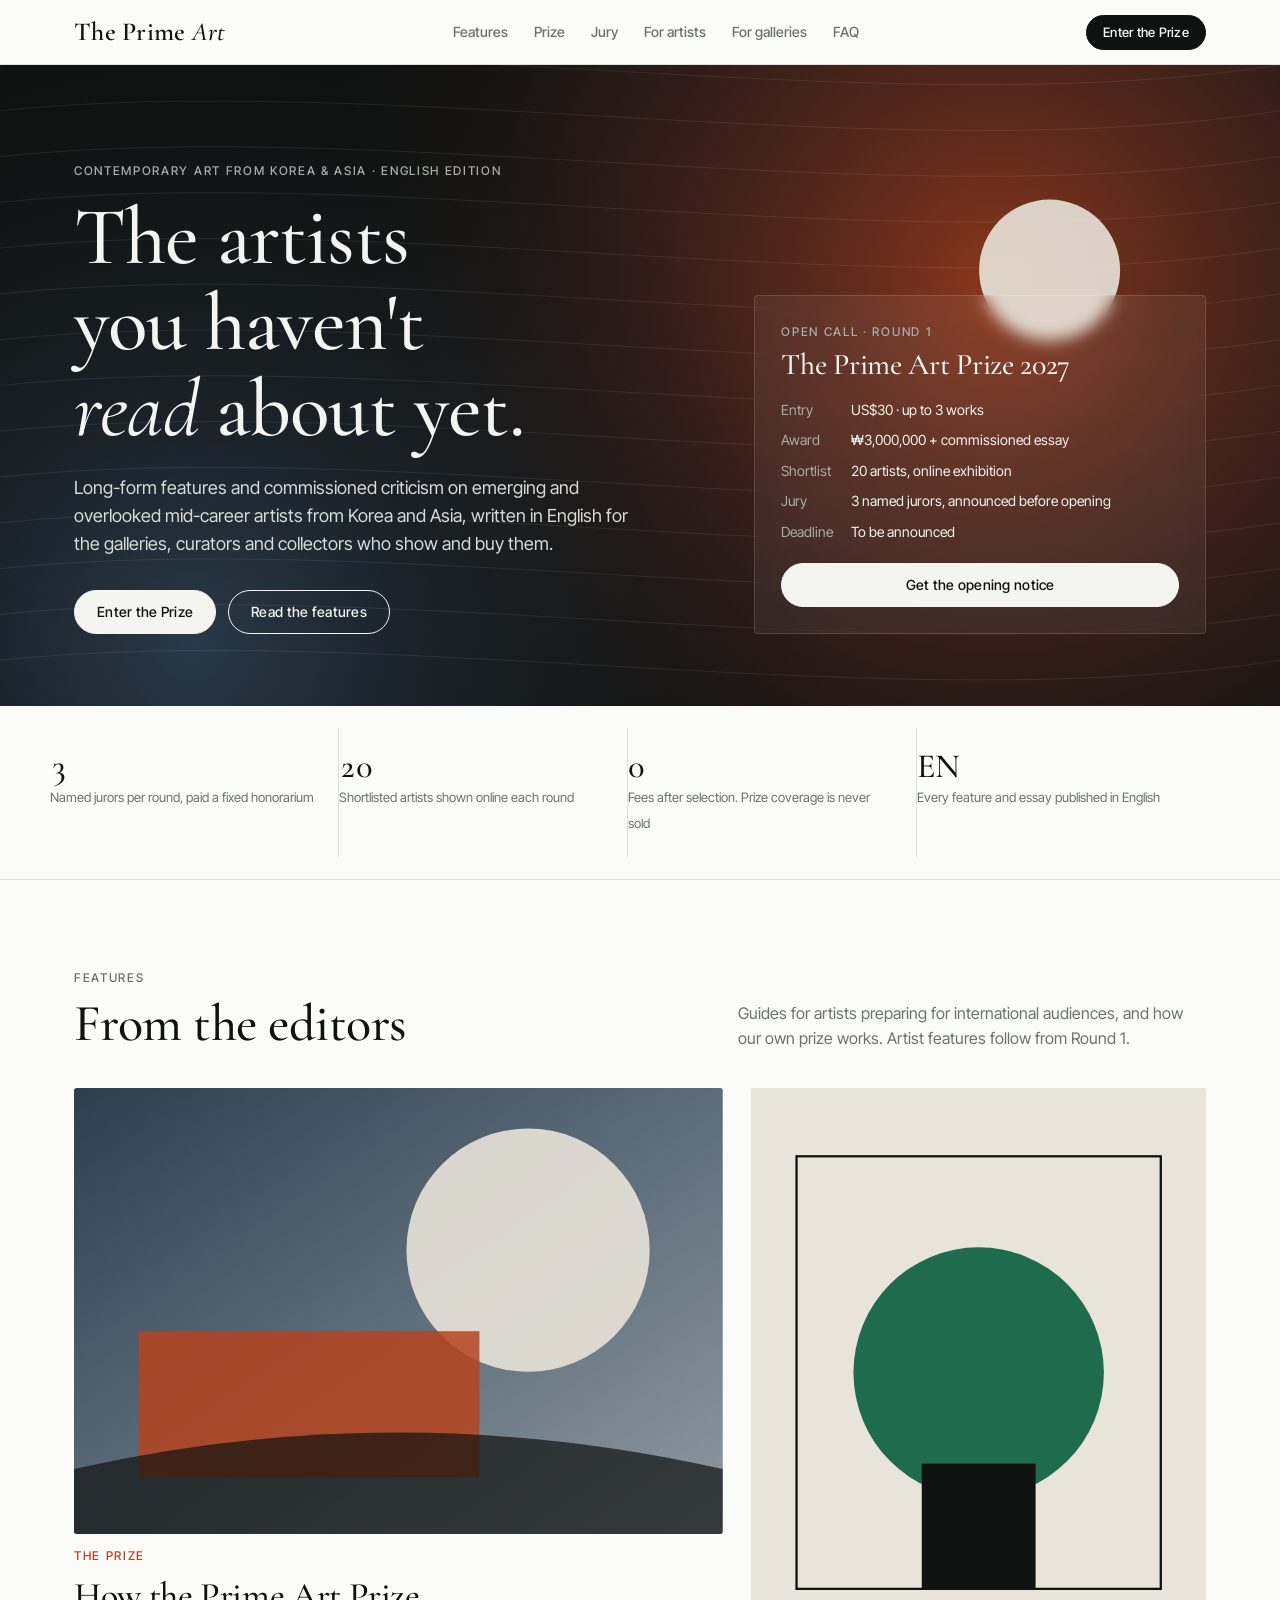
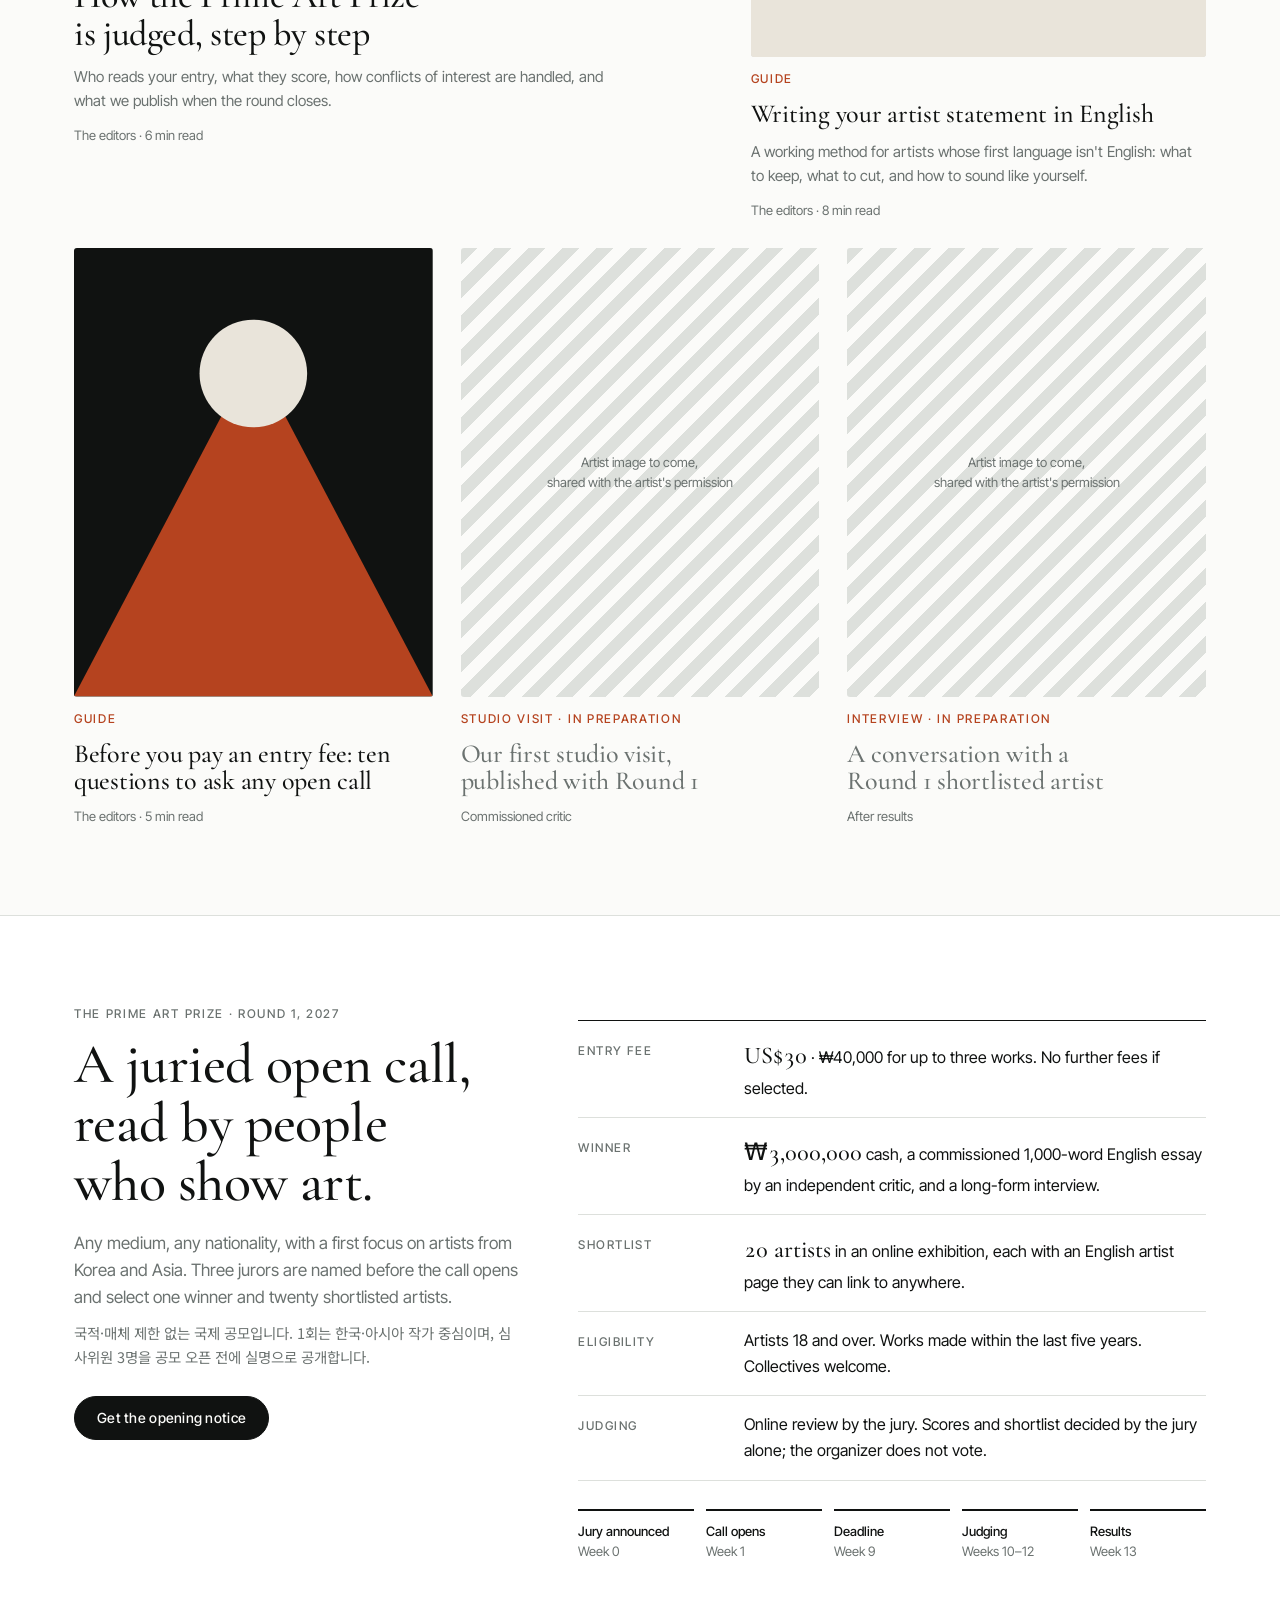
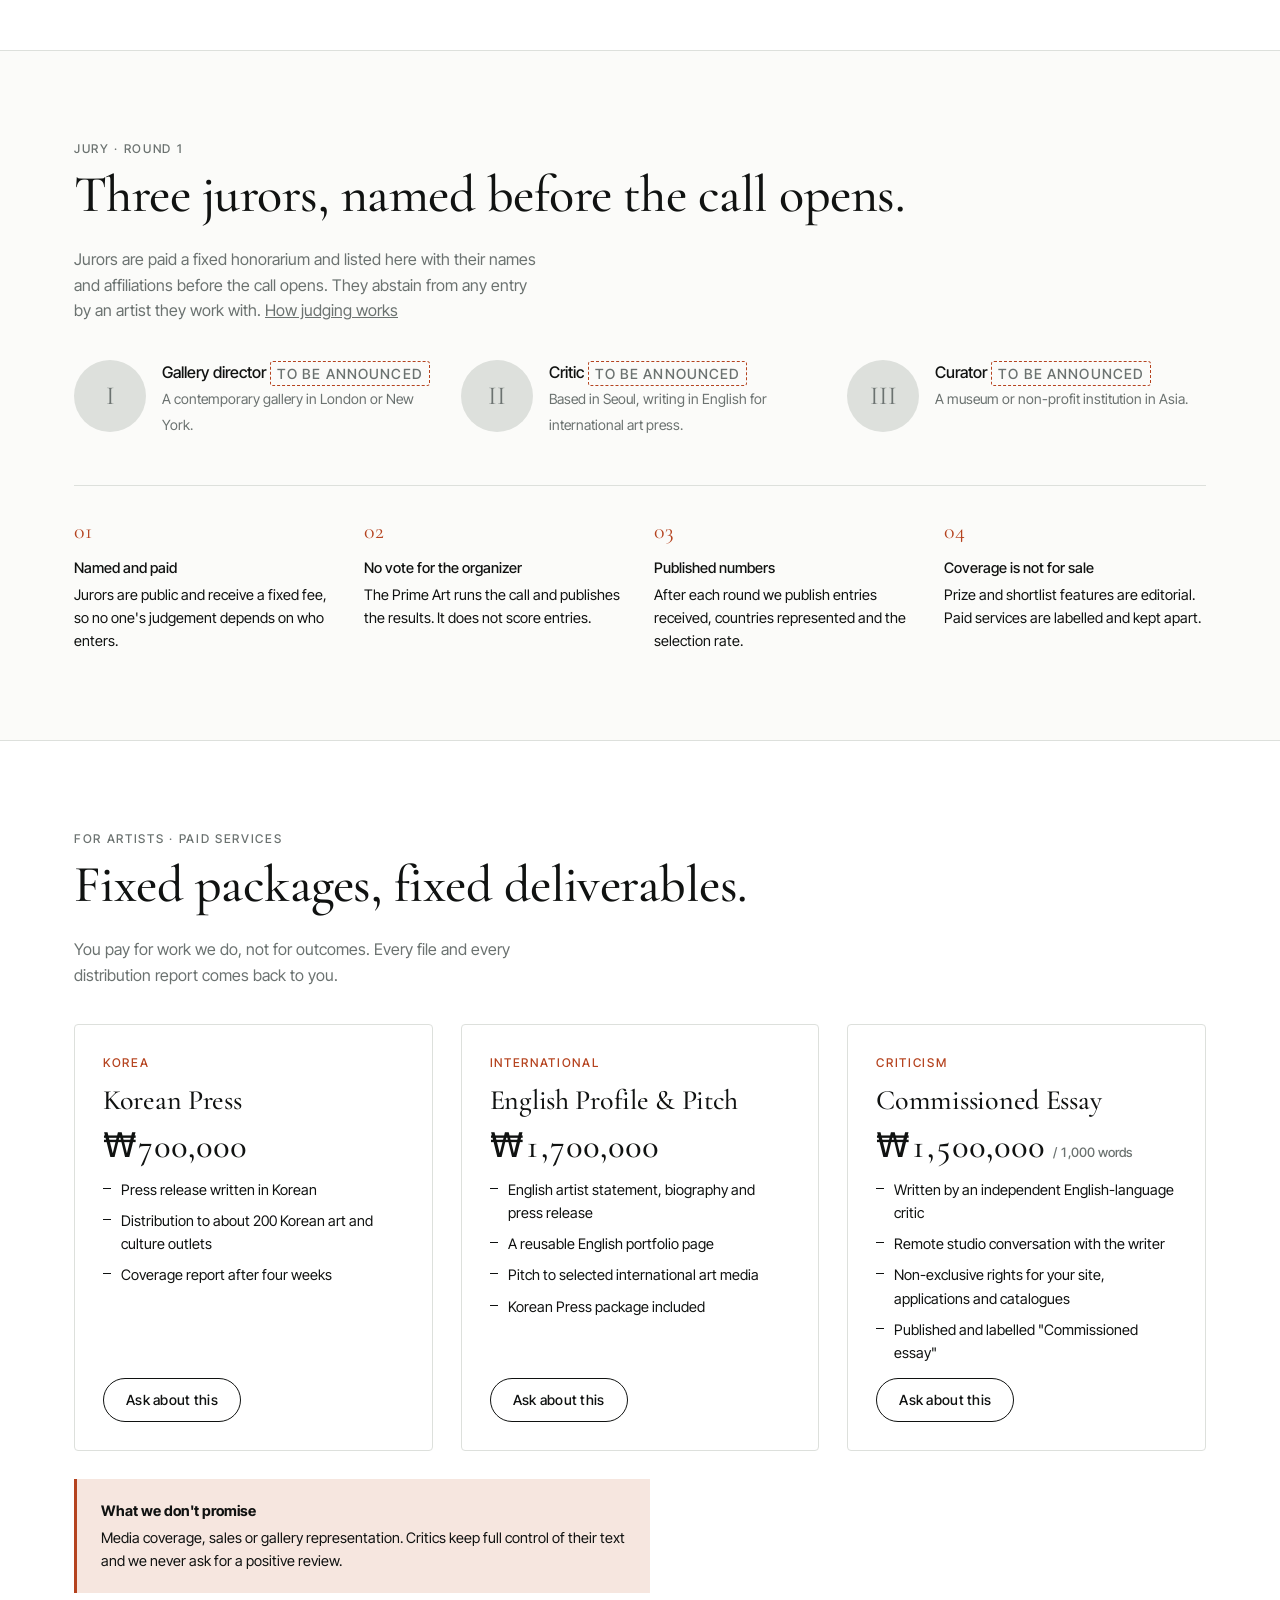
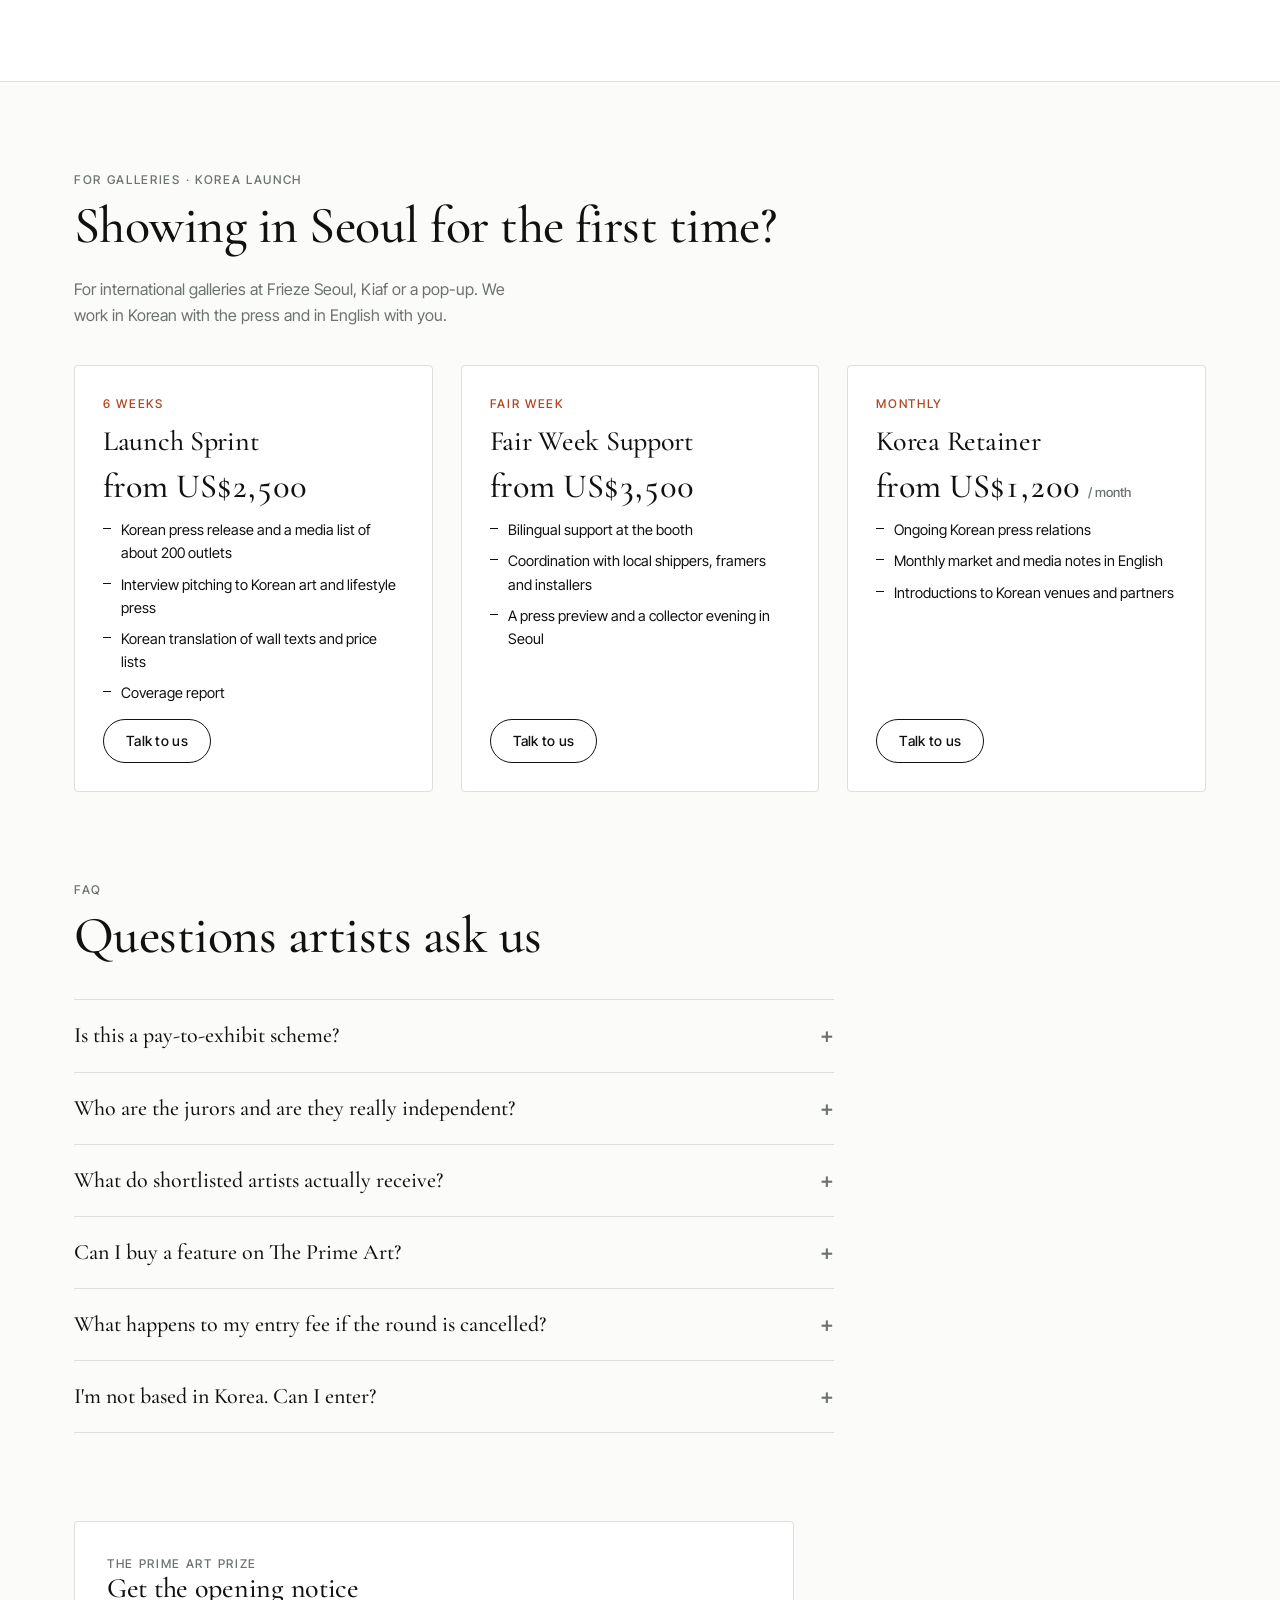
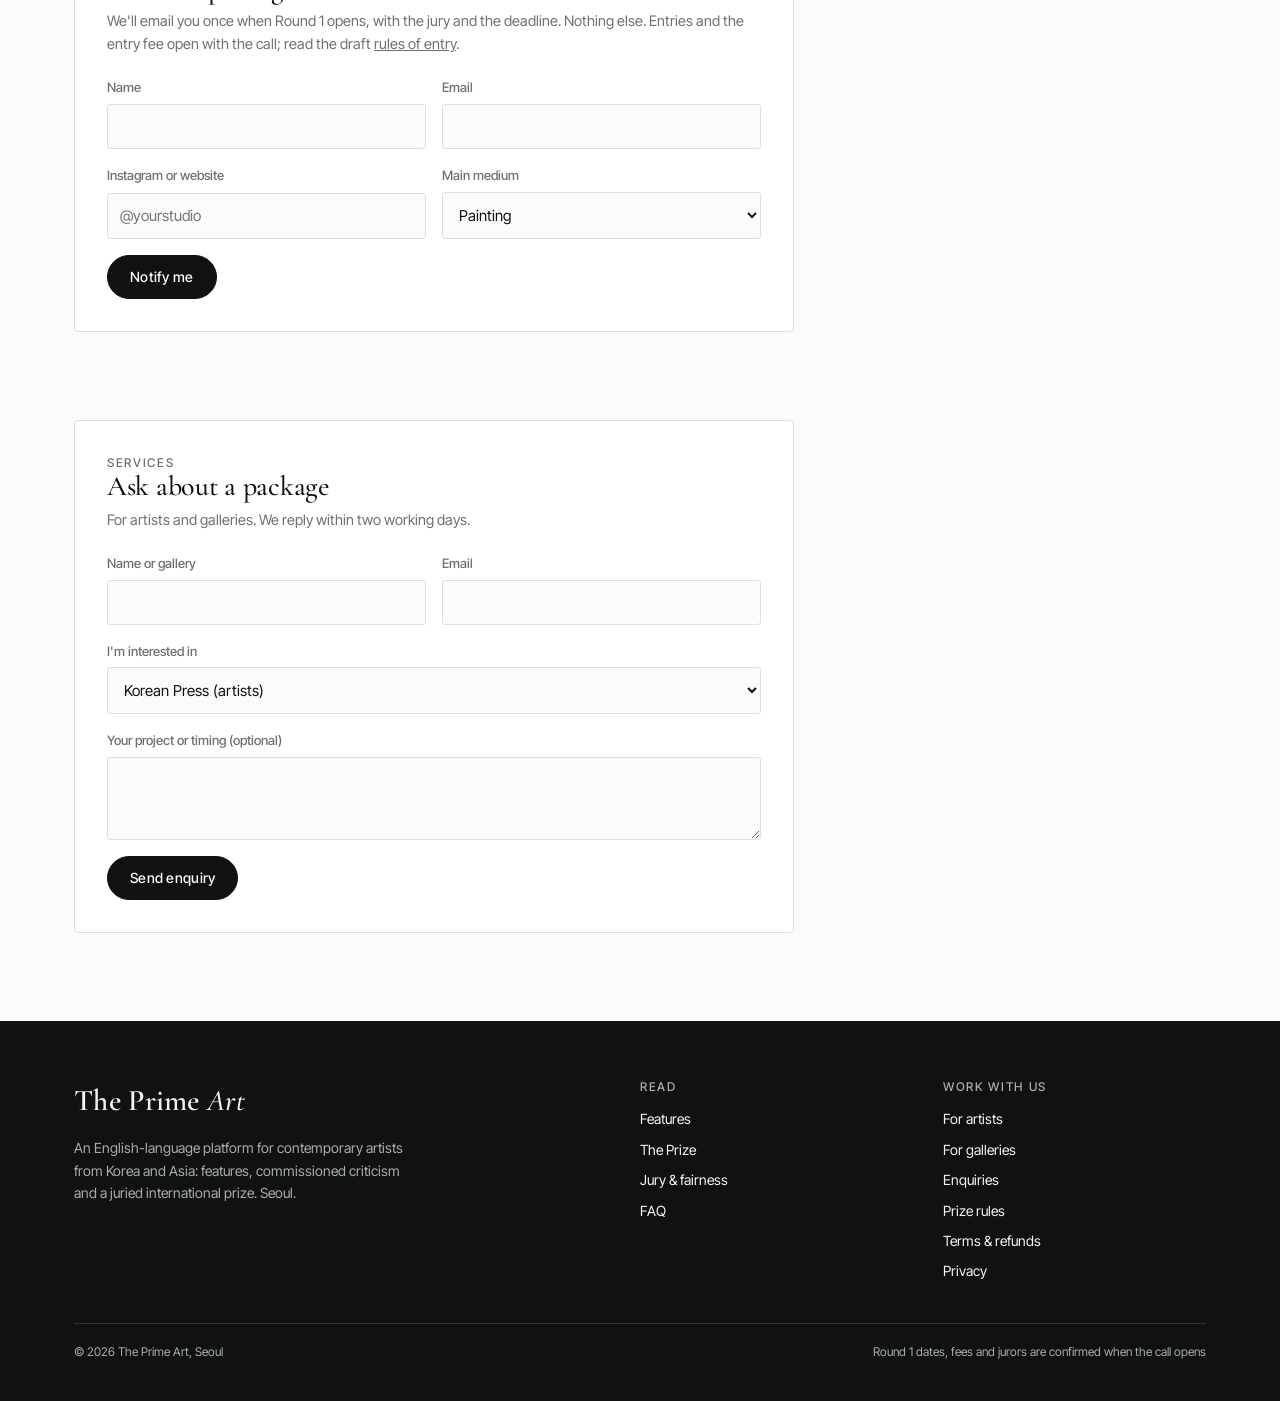
<file: index.html>
<!doctype html>
<html lang="en">
<head>
<meta charset="utf-8">
<meta name="viewport" content="width=device-width,initial-scale=1,viewport-fit=cover">
<meta name="description" content="The Prime Art: features, commissioned criticism and a juried international prize for contemporary artists from Korea and Asia.">
<meta property="og:title" content="The Prime Art">
<meta property="og:description" content="Contemporary art from Korea and Asia, in English.">
<link rel="icon" href="data:,">
<link rel="canonical" href="https://theprimeart.github.io/">
<meta property="og:url" content="https://theprimeart.github.io/">
<meta property="og:type" content="website">
<title>The Prime Art</title>
<link rel="preconnect" href="https://fonts.googleapis.com">
<link rel="preconnect" href="https://fonts.gstatic.com" crossorigin>
<link rel="stylesheet" href="https://fonts.googleapis.com/css2?family=Cormorant+Garamond:ital,wght@0,400;0,500;0,600;1,400;1,500&family=Inter+Tight:wght@400;500;600&family=Noto+Sans+KR:wght@400;500&display=swap">
<link rel="stylesheet" href="assets/site.css">
<script src="config.js"></script>
</head>
<body>

<div class="bar"><div class="in">
  <a class="brand" href="#top">The Prime <i>Art</i></a>
  <nav class="nav" aria-label="Main">
    <a href="#features">Features</a><a href="#prize">Prize</a><a href="#jury">Jury</a><a href="#artists">For artists</a><a href="#galleries">For galleries</a><a href="#faq">FAQ</a>
  </nav>
  <a class="btn" href="#enter">Enter the Prize</a>
</div></div>

<header class="hero" id="top">
  <canvas id="art" aria-hidden="true"></canvas>
  <div class="in">
    <div>
      <div class="eyebrow">Contemporary art from Korea &amp; Asia · English edition</div>
      <h1>The artists you haven't <i>read</i> about yet.</h1>
      <p>Long-form features and commissioned criticism on emerging and overlooked mid-career artists from Korea and Asia, written in English for the galleries, curators and collectors who show and buy them.</p>
      <div class="cta"><a class="btn" href="#enter">Enter the Prize</a><a class="btn ghost" href="#features">Read the features</a></div>
    </div>
    <aside class="callcard" aria-label="Open call">
      <div class="eyebrow">Open call · Round 1</div>
      <h3>The Prime Art Prize 2027</h3>
      <dl>
        <dt>Entry</dt><dd>US$30 · up to 3 works</dd>
        <dt>Award</dt><dd>₩3,000,000 + commissioned essay</dd>
        <dt>Shortlist</dt><dd>20 artists, online exhibition</dd>
        <dt>Jury</dt><dd>3 named jurors, announced before opening</dd>
        <dt>Deadline</dt><dd>To be announced</dd>
      </dl>
      <a class="btn" href="#enter">Get the opening notice</a>
    </aside>
  </div>
</header>

<div class="strip"><div class="in">
  <div><b>3</b><span>Named jurors per round, paid a fixed honorarium</span></div>
  <div><b>20</b><span>Shortlisted artists shown online each round</span></div>
  <div><b>0</b><span>Fees after selection. Prize coverage is never sold</span></div>
  <div><b>EN</b><span>Every feature and essay published in English</span></div>
</div></div>

<section id="features"><div class="in">
  <div class="head">
    <div><div class="eyebrow">Features</div><h2>From the editors</h2></div>
    <p>Guides for artists preparing for international audiences, and how our own prize works. Artist features follow from Round 1.</p>
  </div>
  <div class="feat">
    <a class="card lead" href="journal/how-the-prize-is-judged.html">
      <div class="art"><svg viewBox="0 0 800 550" preserveAspectRatio="xMidYMid slice" aria-hidden="true"><defs><linearGradient id="g1" x1="0" y1="0" x2="1" y2="1"><stop offset="0" stop-color="#2C3E50"/><stop offset="1" stop-color="#8E9AA3"/></linearGradient></defs><rect width="800" height="550" fill="url(#g1)"/><circle cx="560" cy="200" r="150" fill="#E9E4DA" opacity=".9"/><rect x="80" y="300" width="420" height="180" fill="#B5431F" opacity=".85"/><path d="M0 470 Q400 380 800 470 L800 550 L0 550Z" fill="#101211" opacity=".7"/></svg></div>
      <div class="eyebrow">The Prize</div>
      <h3>How the Prime Art Prize is judged, step by step</h3>
      <p>Who reads your entry, what they score, how conflicts of interest are handled, and what we publish when the round closes.</p>
      <div class="by">The editors · 6 min read</div>
    </a>
    <a class="card side" href="journal/artist-statement-in-english.html">
      <div class="art"><svg viewBox="0 0 400 500" preserveAspectRatio="xMidYMid slice" aria-hidden="true"><rect width="400" height="500" fill="#E9E4DA"/><rect x="40" y="60" width="320" height="380" fill="none" stroke="#101211" stroke-width="2"/><circle cx="200" cy="250" r="110" fill="#1F6B4E"/><rect x="150" y="330" width="100" height="110" fill="#101211"/></svg></div>
      <div class="eyebrow">Guide</div>
      <h3>Writing your artist statement in English</h3>
      <p>A working method for artists whose first language isn't English: what to keep, what to cut, and how to sound like yourself.</p>
      <div class="by">The editors · 8 min read</div>
    </a>
    <a class="card sm" href="journal/open-call-checklist.html">
      <div class="art"><svg viewBox="0 0 400 500" preserveAspectRatio="xMidYMid slice" aria-hidden="true"><rect width="400" height="500" fill="#101211"/><path d="M0 500 L200 120 L400 500Z" fill="#B5431F"/><circle cx="200" cy="140" r="60" fill="#E9E4DA"/></svg></div>
      <div class="eyebrow">Guide</div>
      <h3>Before you pay an entry fee: ten questions to ask any open call</h3>
      <div class="by">The editors · 5 min read</div>
    </a>
    <div class="card sm soon">
      <div class="art tbd-art">Artist image to come,<br>shared with the artist's permission</div>
      <div class="eyebrow">Studio visit · In preparation</div>
      <h3>Our first studio visit, published with Round 1</h3>
      <div class="by">Commissioned critic</div>
    </div>
    <div class="card sm soon">
      <div class="art tbd-art">Artist image to come,<br>shared with the artist's permission</div>
      <div class="eyebrow">Interview · In preparation</div>
      <h3>A conversation with a Round 1 shortlisted artist</h3>
      <div class="by">After results</div>
    </div>
  </div>
</div></section>

<section class="prize" id="prize"><div class="in">
  <div>
    <div class="eyebrow">The Prime Art Prize · Round 1, 2027</div>
    <h2>A juried open call, read by people who show art.</h2>
    <p class="lede">Any medium, any nationality, with a first focus on artists from Korea and Asia. Three jurors are named before the call opens and select one winner and twenty shortlisted artists.<span class="ko" lang="ko">국적·매체 제한 없는 국제 공모입니다. 1회는 한국·아시아 작가 중심이며, 심사위원 3명을 공모 오픈 전에 실명으로 공개합니다.</span></p>
    <div class="cta" style="margin-top:28px"><a class="btn" href="#enter">Get the opening notice</a></div>
  </div>
  <div>
    <dl class="spec">
      <div><dt>Entry fee</dt><dd><b>US$30</b> · ₩40,000 for up to three works. No further fees if selected.</dd></div>
      <div><dt>Winner</dt><dd><b>₩3,000,000</b> cash, a commissioned 1,000-word English essay by an independent critic, and a long-form interview.</dd></div>
      <div><dt>Shortlist</dt><dd><b>20 artists</b> in an online exhibition, each with an English artist page they can link to anywhere.</dd></div>
      <div><dt>Eligibility</dt><dd>Artists 18 and over. Works made within the last five years. Collectives welcome.</dd></div>
      <div><dt>Judging</dt><dd>Online review by the jury. Scores and shortlist decided by the jury alone; the organizer does not vote.</dd></div>
    </dl>
    <div class="steps">
      <div><b>Jury announced</b><span>Week 0</span></div>
      <div><b>Call opens</b><span>Week 1</span></div>
      <div><b>Deadline</b><span>Week 9</span></div>
      <div><b>Judging</b><span>Weeks 10–12</span></div>
      <div><b>Results</b><span>Week 13</span></div>
    </div>
  </div>
</div></section>

<section id="jury"><div class="in">
  <div class="head">
    <div><div class="eyebrow">Jury · Round 1</div><h2>Three jurors, named before the call opens.</h2></div>
    <p>Jurors are paid a fixed honorarium and listed here with their names and affiliations before the call opens. They abstain from any entry by an artist they work with. <a href="journal/how-the-prize-is-judged.html">How judging works</a></p>
  </div>
  <div class="jury">
    <div class="juror"><div class="ph">I</div><div><b>Gallery director <span class="tbd">To be announced</span></b><span>A contemporary gallery in London or New York.</span></div></div>
    <div class="juror"><div class="ph">II</div><div><b>Critic <span class="tbd">To be announced</span></b><span>Based in Seoul, writing in English for international art press.</span></div></div>
    <div class="juror"><div class="ph">III</div><div><b>Curator <span class="tbd">To be announced</span></b><span>A museum or non-profit institution in Asia.</span></div></div>
  </div>
  <div class="fair">
    <div><div class="num">01</div><b>Named and paid</b>Jurors are public and receive a fixed fee, so no one's judgement depends on who enters.</div>
    <div><div class="num">02</div><b>No vote for the organizer</b>The Prime Art runs the call and publishes the results. It does not score entries.</div>
    <div><div class="num">03</div><b>Published numbers</b>After each round we publish entries received, countries represented and the selection rate.</div>
    <div><div class="num">04</div><b>Coverage is not for sale</b>Prize and shortlist features are editorial. Paid services are labelled and kept apart.</div>
  </div>
</div></section>

<section id="artists" style="background:var(--card);border-top:1px solid var(--rule);border-bottom:1px solid var(--rule)"><div class="in">
  <div class="head">
    <div><div class="eyebrow">For artists · Paid services</div><h2>Fixed packages, fixed deliverables.</h2></div>
    <p>You pay for work we do, not for outcomes. Every file and every distribution report comes back to you.</p>
  </div>
  <div class="svc">
    <div class="tier">
      <div class="eyebrow">Korea</div>
      <h3>Korean Press</h3>
      <div class="price">₩700,000</div>
      <ul><li>Press release written in Korean</li><li>Distribution to about 200 Korean art and culture outlets</li><li>Coverage report after four weeks</li></ul>
      <a class="btn ghost" href="#enquire" data-pack>Ask about this</a>
      <a class="btn pay" data-pay="payKoreanPress" href="#" target="_blank" rel="noopener" hidden>Pay after we confirm scope</a>
    </div>
    <div class="tier">
      <div class="eyebrow">International</div>
      <h3>English Profile &amp; Pitch</h3>
      <div class="price">₩1,700,000</div>
      <ul><li>English artist statement, biography and press release</li><li>A reusable English portfolio page</li><li>Pitch to selected international art media</li><li>Korean Press package included</li></ul>
      <a class="btn ghost" href="#enquire" data-pack>Ask about this</a>
      <a class="btn pay" data-pay="payEnglishProfile" href="#" target="_blank" rel="noopener" hidden>Pay after we confirm scope</a>
    </div>
    <div class="tier">
      <div class="eyebrow">Criticism</div>
      <h3>Commissioned Essay</h3>
      <div class="price">₩1,500,000 <small>/ 1,000 words</small></div>
      <ul><li>Written by an independent English-language critic</li><li>Remote studio conversation with the writer</li><li>Non-exclusive rights for your site, applications and catalogues</li><li>Published and labelled "Commissioned essay"</li></ul>
      <a class="btn ghost" href="#enquire" data-pack>Ask about this</a>
      <a class="btn pay" data-pay="payEssay" href="#" target="_blank" rel="noopener" hidden>Pay after we confirm scope</a>
    </div>
  </div>
  <div class="note"><b>What we don't promise</b>Media coverage, sales or gallery representation. Critics keep full control of their text and we never ask for a positive review.</div>
</div></section>

<section id="galleries"><div class="in">
  <div class="head">
    <div><div class="eyebrow">For galleries · Korea launch</div><h2>Showing in Seoul for the first time?</h2></div>
    <p>For international galleries at Frieze Seoul, Kiaf or a pop-up. We work in Korean with the press and in English with you.</p>
  </div>
  <div class="svc">
    <div class="tier">
      <div class="eyebrow">6 weeks</div>
      <h3>Launch Sprint</h3>
      <div class="price">from US$2,500</div>
      <ul><li>Korean press release and a media list of about 200 outlets</li><li>Interview pitching to Korean art and lifestyle press</li><li>Korean translation of wall texts and price lists</li><li>Coverage report</li></ul>
      <a class="btn ghost" href="#enquire">Talk to us</a>
    </div>
    <div class="tier">
      <div class="eyebrow">Fair week</div>
      <h3>Fair Week Support</h3>
      <div class="price">from US$3,500</div>
      <ul><li>Bilingual support at the booth</li><li>Coordination with local shippers, framers and installers</li><li>A press preview and a collector evening in Seoul</li></ul>
      <a class="btn ghost" href="#enquire">Talk to us</a>
    </div>
    <div class="tier">
      <div class="eyebrow">Monthly</div>
      <h3>Korea Retainer</h3>
      <div class="price">from US$1,200 <small>/ month</small></div>
      <ul><li>Ongoing Korean press relations</li><li>Monthly market and media notes in English</li><li>Introductions to Korean venues and partners</li></ul>
      <a class="btn ghost" href="#enquire">Talk to us</a>
    </div>
  </div>
</div></section>

<section id="faq" style="padding-top:0"><div class="in">
  <div class="head"><div><div class="eyebrow">FAQ</div><h2>Questions artists ask us</h2></div></div>
  <div class="faq">
    <details><summary>Is this a pay-to-exhibit scheme?</summary><p>No. The entry fee pays the jurors, the prize and the platform. Being shortlisted or winning costs nothing further, and no paid service affects the jury's decisions.</p></details>
    <details><summary>Who are the jurors and are they really independent?</summary><p>Each round's jurors are named on this page before the call opens, with their affiliations. They are paid a fixed fee regardless of who enters and abstain from any artist they work with.</p></details>
    <details><summary>What do shortlisted artists actually receive?</summary><p>An online exhibition of their entered works, an English artist page on The Prime Art with their statement and biography, and inclusion in our announcement to the press and partner galleries.</p></details>
    <details><summary>Can I buy a feature on The Prime Art?</summary><p>No. Features and prize coverage are editorial. The paid services on this page are labelled and produce deliverables you own; they do not buy editorial coverage.</p></details>
    <details><summary>What happens to my entry fee if the round is cancelled?</summary><p>It is refunded in full. You can also withdraw for a full refund within 7 days of paying, as long as the deadline hasn't passed. See the <a href="prize-rules.html">rules of entry</a>.</p></details>
    <details><summary>I'm not based in Korea. Can I enter?</summary><p>Yes. The prize is open to any nationality. Round 1 focuses its outreach on Korea and Asia, but the jury reviews every entry on the same terms.</p></details>
  </div>
</div></section>

<section id="enter" style="padding-top:0"><div class="in">
  <div class="formwrap">
    <div class="eyebrow">The Prime Art Prize</div>
    <h3>Get the opening notice</h3>
    <p class="sub">We'll email you once when Round 1 opens, with the jury and the deadline. Nothing else. Entries and the entry fee open with the call; read the draft <a href="prize-rules.html">rules of entry</a>.</p>
    <form data-form="prize" novalidate>
      <div class="row">
        <label for="p-name">Name<input id="p-name" name="name" required autocomplete="name"></label>
        <label for="p-email">Email<input id="p-email" name="email" type="email" required autocomplete="email"></label>
      </div>
      <div class="row">
        <label for="p-link">Instagram or website<input id="p-link" name="link" placeholder="@yourstudio"></label>
        <label for="p-medium">Main medium<select id="p-medium" name="medium"><option>Painting</option><option>Sculpture &amp; installation</option><option>Photography</option><option>Works on paper</option><option>Craft &amp; material</option><option>Moving image &amp; digital</option></select></label>
      </div>
      <div><button class="btn" type="submit">Notify me</button></div>
      <p class="ok" role="status" hidden></p>
    </form>
  </div>
</div></section>

<section id="enquire" style="padding-top:0"><div class="in">
  <div class="formwrap">
    <div class="eyebrow">Services</div>
    <h3>Ask about a package</h3>
    <p class="sub">For artists and galleries. We reply within two working days.</p>
    <form data-form="enquiry" novalidate>
      <div class="row">
        <label for="e-name">Name or gallery<input id="e-name" name="name" required></label>
        <label for="e-email">Email<input id="e-email" name="email" type="email" required autocomplete="email"></label>
      </div>
      <label for="e-pack">I'm interested in<select id="e-pack" name="package"><option>Korean Press (artists)</option><option>English Profile &amp; Pitch (artists)</option><option>Commissioned Essay (artists)</option><option>Launch Sprint (galleries)</option><option>Fair Week Support (galleries)</option><option>Korea Retainer (galleries)</option><option>Not sure yet</option></select></label>
      <label for="e-note">Your project or timing (optional)<textarea id="e-note" name="note" rows="3"></textarea></label>
      <div><button class="btn" type="submit">Send enquiry</button></div>
      <p class="ok" role="status" hidden></p>
    </form>
  </div>
</div></section>

<footer><div class="in">
  <div><a class="brand" href="#top">The Prime <i>Art</i></a><p>An English-language platform for contemporary artists from Korea and Asia: features, commissioned criticism and a juried international prize. Seoul.</p><p data-contact hidden>Contact: <a href="#"></a></p></div>
  <div><h4>Read</h4><ul><li><a href="#features">Features</a></li><li><a href="#prize">The Prize</a></li><li><a href="#jury">Jury &amp; fairness</a></li><li><a href="#faq">FAQ</a></li></ul></div>
  <div><h4>Work with us</h4><ul><li><a href="#artists">For artists</a></li><li><a href="#galleries">For galleries</a></li><li><a href="#enquire">Enquiries</a></li><li><a href="prize-rules.html">Prize rules</a></li><li><a href="terms.html">Terms &amp; refunds</a></li><li><a href="privacy.html">Privacy</a></li></ul></div>
  <div class="legalinfo" lang="ko" data-legal></div>
  <div class="legal"><span>© 2026 The Prime Art, Seoul</span><span>Round 1 dates, fees and jurors are confirmed when the call opens</span></div>
</div></footer>

<script src="assets/site.js"></script>
</body>
</html>
</file>
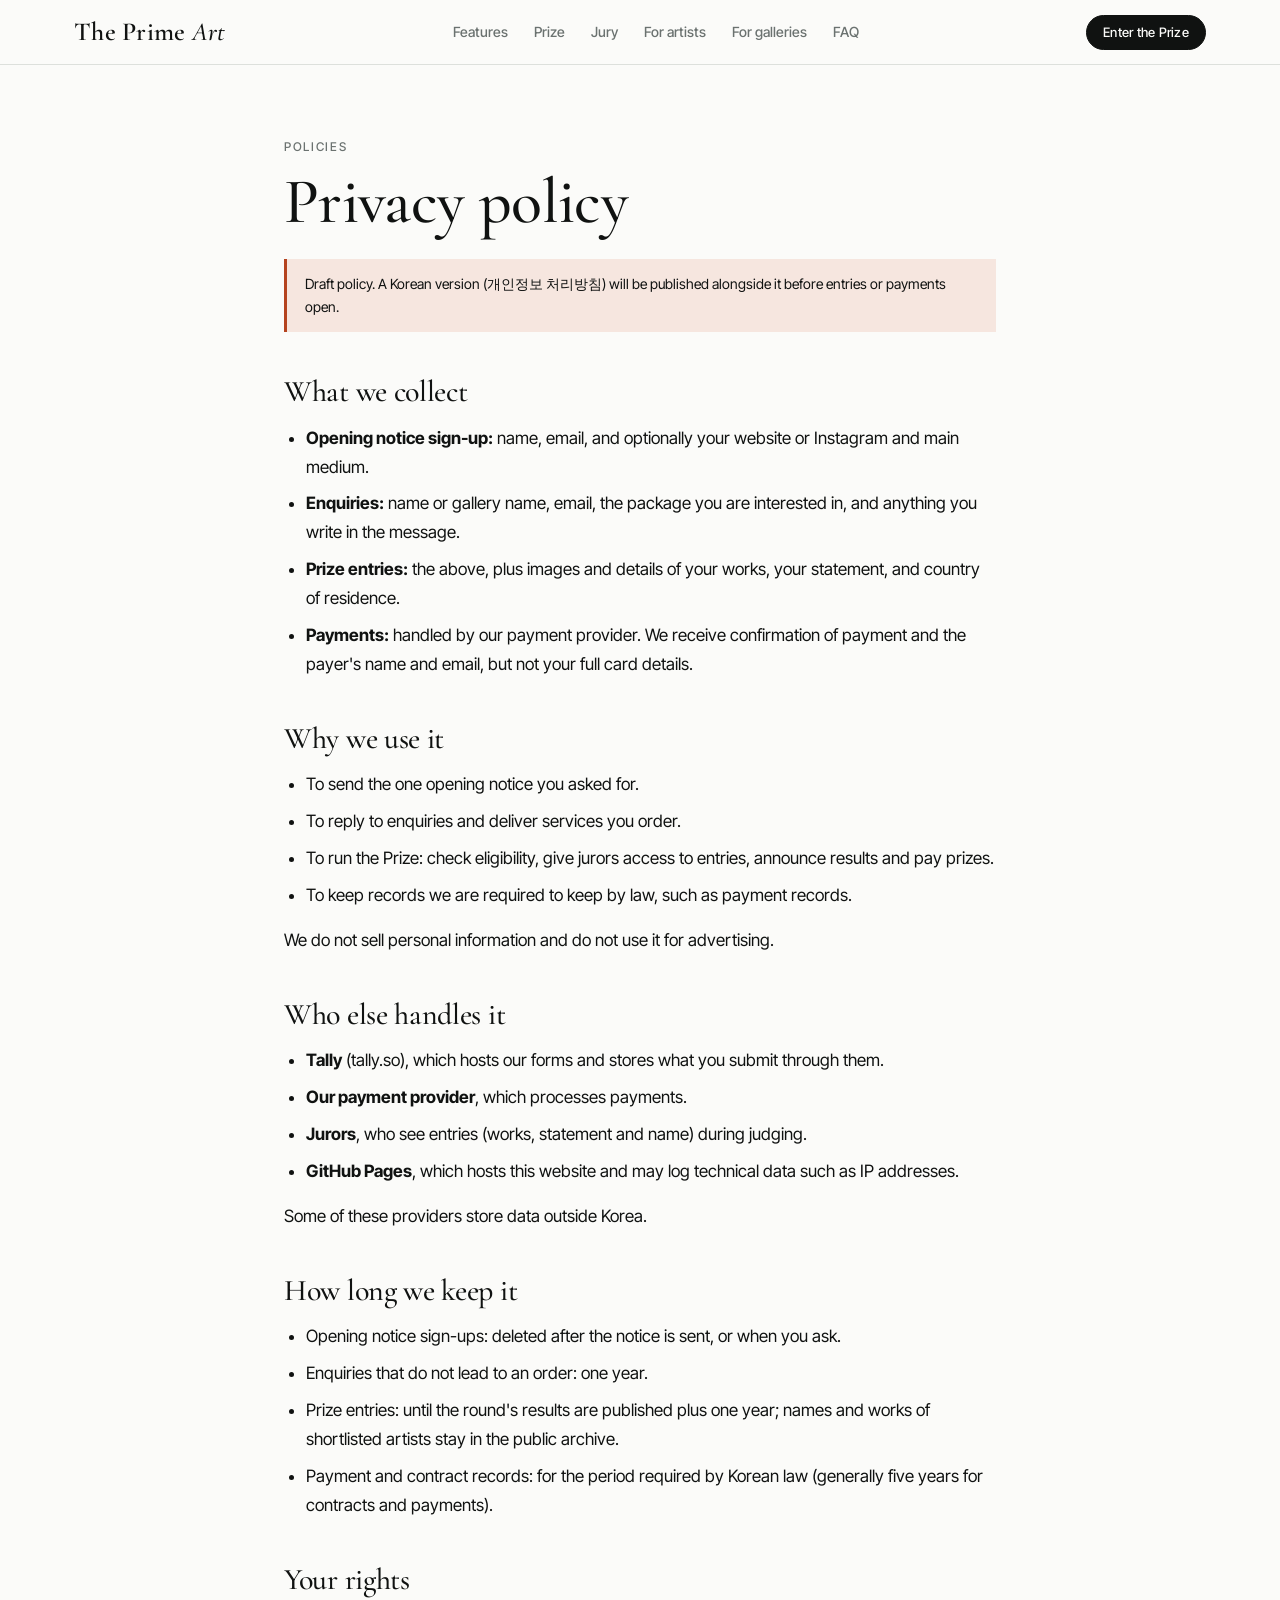
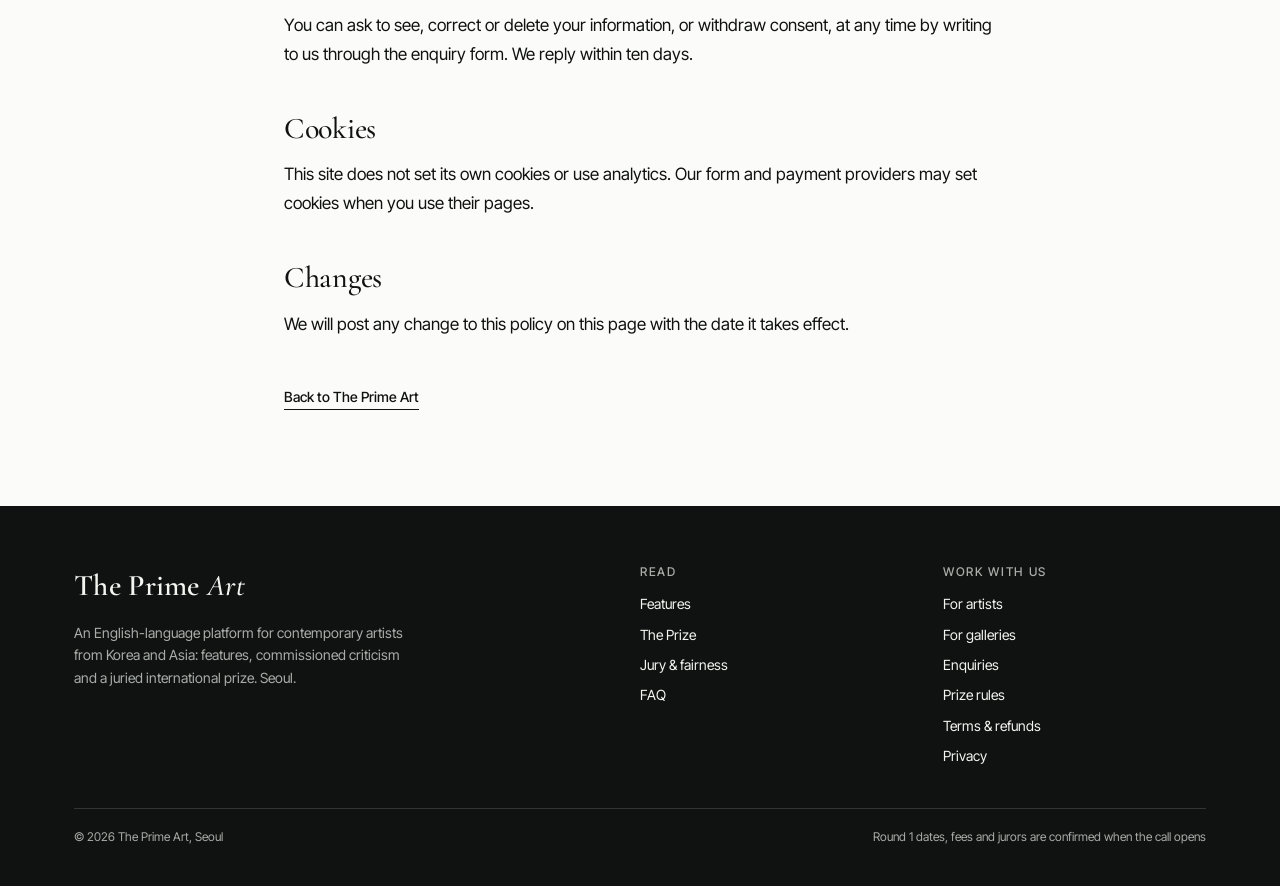
<file: privacy.html>
<!doctype html>
<html lang="en">
<head>
<meta charset="utf-8">
<meta name="viewport" content="width=device-width,initial-scale=1,viewport-fit=cover">
<meta name="description" content="How The Prime Art collects and uses personal information.">
<meta property="og:title" content="Privacy policy · The Prime Art">
<meta property="og:description" content="How The Prime Art collects and uses personal information.">
<link rel="icon" href="data:,">
<link rel="canonical" href="https://theprimeart.github.io/privacy.html">
<title>Privacy policy · The Prime Art</title>
<link rel="preconnect" href="https://fonts.googleapis.com">
<link rel="preconnect" href="https://fonts.gstatic.com" crossorigin>
<link rel="stylesheet" href="https://fonts.googleapis.com/css2?family=Cormorant+Garamond:ital,wght@0,400;0,500;0,600;1,400;1,500&family=Inter+Tight:wght@400;500;600&family=Noto+Sans+KR:wght@400;500&display=swap">
<link rel="stylesheet" href="assets/site.css">
<script src="config.js"></script>
</head>
<body>

<div class="bar"><div class="in">
  <a class="brand" href="index.html">The Prime <i>Art</i></a>
  <nav class="nav" aria-label="Main">
    <a href="index.html#features">Features</a><a href="index.html#prize">Prize</a><a href="index.html#jury">Jury</a><a href="index.html#artists">For artists</a><a href="index.html#galleries">For galleries</a><a href="index.html#faq">FAQ</a>
  </nav>
  <a class="btn" href="index.html#enter">Enter the Prize</a>
</div></div>

<main class="page"><div class="in">
<div class="eyebrow">Policies</div>
<h1>Privacy policy</h1>
<div class="draft">Draft policy. A Korean version (개인정보 처리방침) will be published alongside it before entries or payments open.</div>

<h2>What we collect</h2>
<ul>
<li><b>Opening notice sign-up:</b> name, email, and optionally your website or Instagram and main medium.</li>
<li><b>Enquiries:</b> name or gallery name, email, the package you are interested in, and anything you write in the message.</li>
<li><b>Prize entries:</b> the above, plus images and details of your works, your statement, and country of residence.</li>
<li><b>Payments:</b> handled by our payment provider. We receive confirmation of payment and the payer's name and email, but not your full card details.</li>
</ul>

<h2>Why we use it</h2>
<ul>
<li>To send the one opening notice you asked for.</li>
<li>To reply to enquiries and deliver services you order.</li>
<li>To run the Prize: check eligibility, give jurors access to entries, announce results and pay prizes.</li>
<li>To keep records we are required to keep by law, such as payment records.</li>
</ul>
<p>We do not sell personal information and do not use it for advertising.</p>

<h2>Who else handles it</h2>
<ul>
<li><b>Tally</b> (tally.so), which hosts our forms and stores what you submit through them.</li>
<li><b>Our payment provider</b>, which processes payments.</li>
<li><b>Jurors</b>, who see entries (works, statement and name) during judging.</li>
<li><b>GitHub Pages</b>, which hosts this website and may log technical data such as IP addresses.</li>
</ul>
<p>Some of these providers store data outside Korea.</p>

<h2>How long we keep it</h2>
<ul>
<li>Opening notice sign-ups: deleted after the notice is sent, or when you ask.</li>
<li>Enquiries that do not lead to an order: one year.</li>
<li>Prize entries: until the round's results are published plus one year; names and works of shortlisted artists stay in the public archive.</li>
<li>Payment and contract records: for the period required by Korean law (generally five years for contracts and payments).</li>
</ul>

<h2>Your rights</h2>
<p>You can ask to see, correct or delete your information, or withdraw consent, at any time by writing to us through the enquiry form. We reply within ten days.</p>

<h2>Cookies</h2>
<p>This site does not set its own cookies or use analytics. Our form and payment providers may set cookies when you use their pages.</p>

<h2>Changes</h2>
<p>We will post any change to this policy on this page with the date it takes effect.</p>
<a class="back" href="index.html">Back to The Prime Art</a>
</div></main>

<footer><div class="in">
  <div><a class="brand" href="index.html">The Prime <i>Art</i></a><p>An English-language platform for contemporary artists from Korea and Asia: features, commissioned criticism and a juried international prize. Seoul.</p><p data-contact hidden>Contact: <a href="#"></a></p></div>
  <div><h4>Read</h4><ul><li><a href="index.html#features">Features</a></li><li><a href="index.html#prize">The Prize</a></li><li><a href="index.html#jury">Jury &amp; fairness</a></li><li><a href="index.html#faq">FAQ</a></li></ul></div>
  <div><h4>Work with us</h4><ul><li><a href="index.html#artists">For artists</a></li><li><a href="index.html#galleries">For galleries</a></li><li><a href="index.html#enquire">Enquiries</a></li><li><a href="prize-rules.html">Prize rules</a></li><li><a href="terms.html">Terms &amp; refunds</a></li><li><a href="privacy.html">Privacy</a></li></ul></div>
  <div class="legalinfo" lang="ko" data-legal></div>
  <div class="legal"><span>© 2026 The Prime Art, Seoul</span><span>Round 1 dates, fees and jurors are confirmed when the call opens</span></div>
</div></footer>

<script src="assets/site.js"></script>
</body>
</html>
</file>
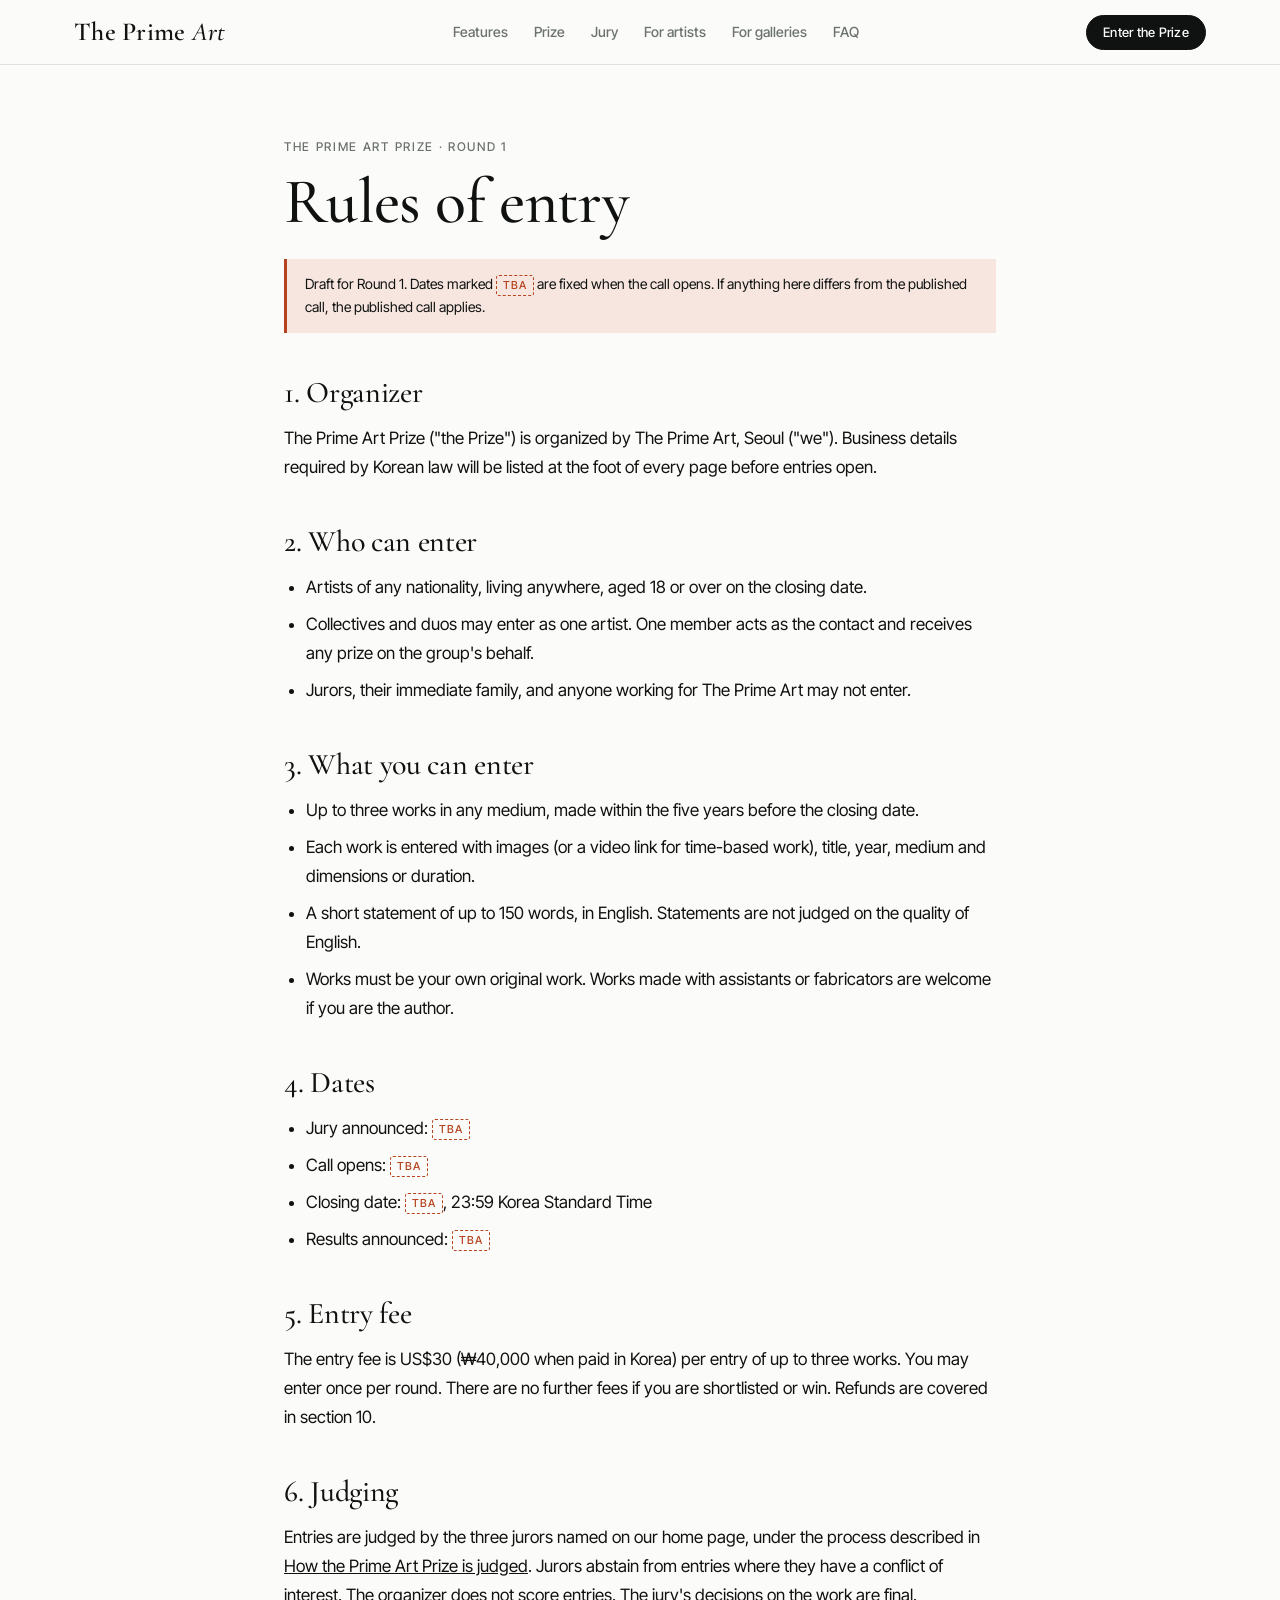
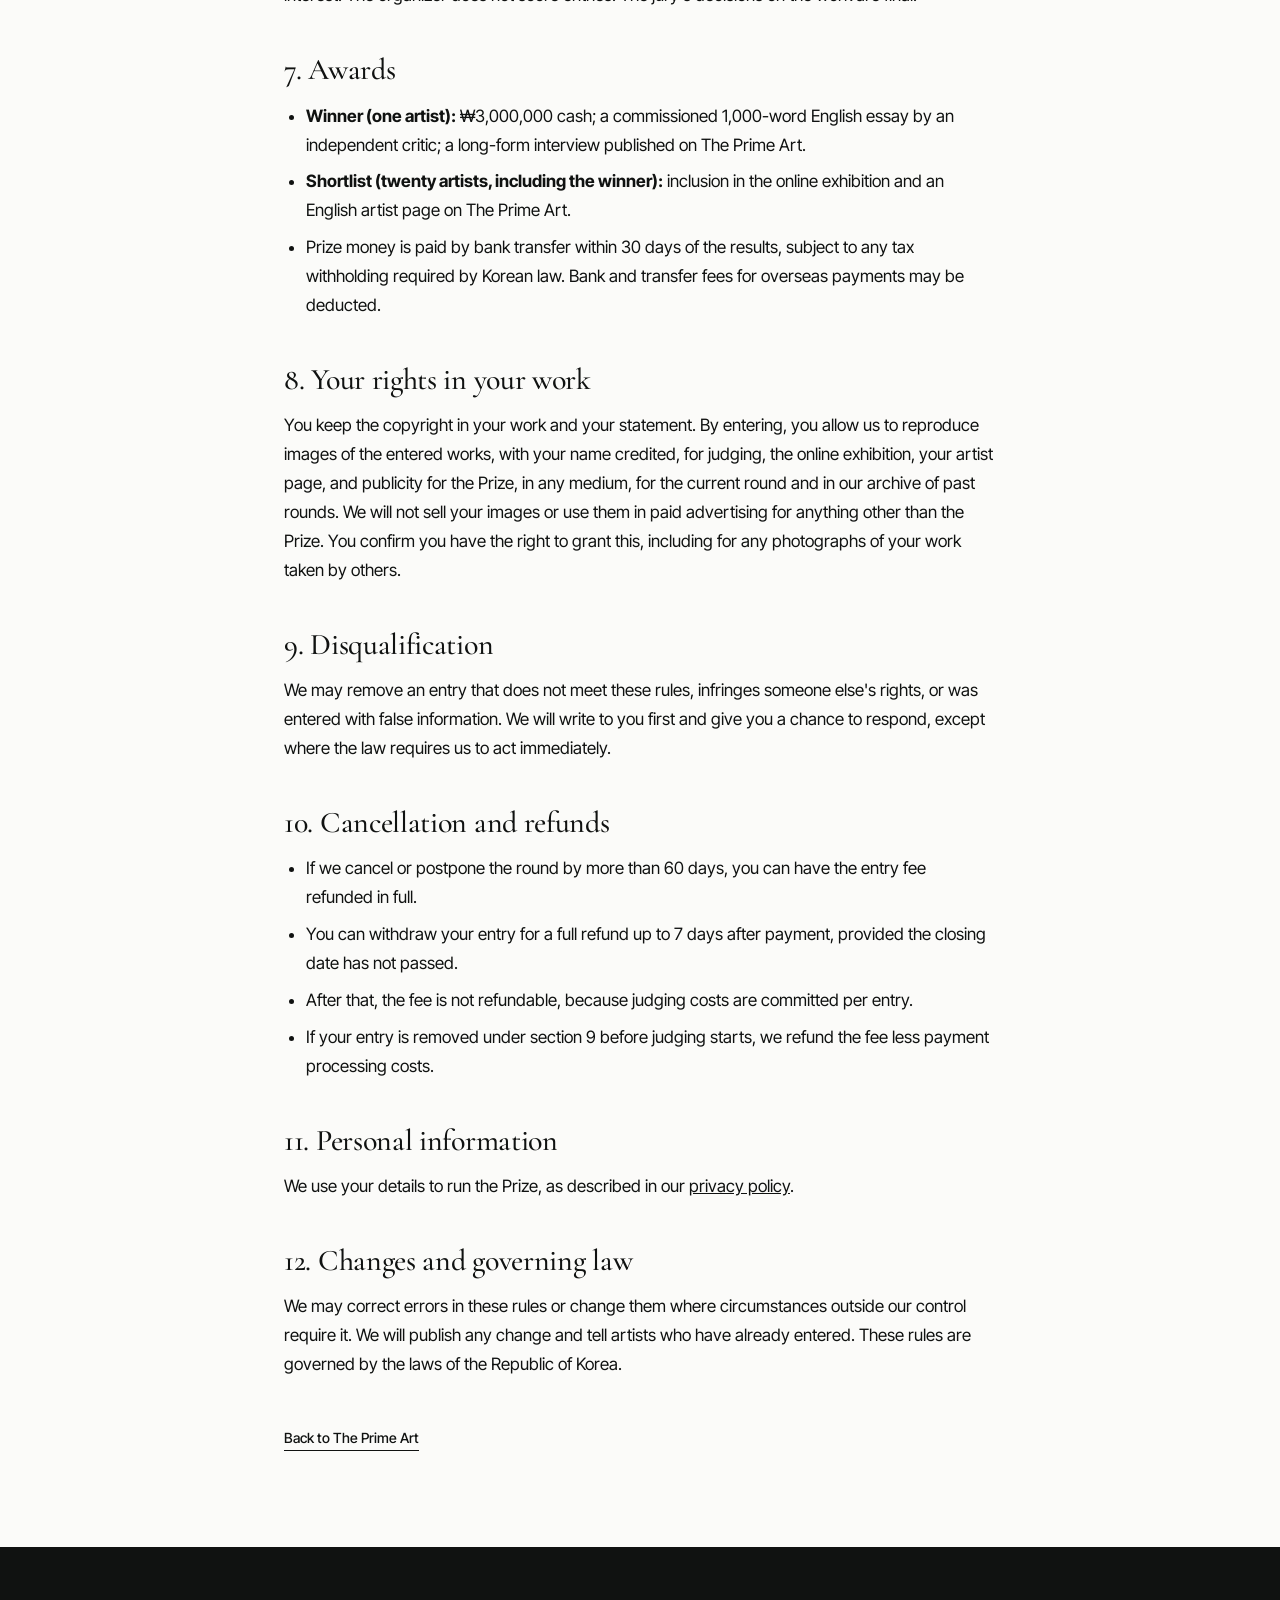
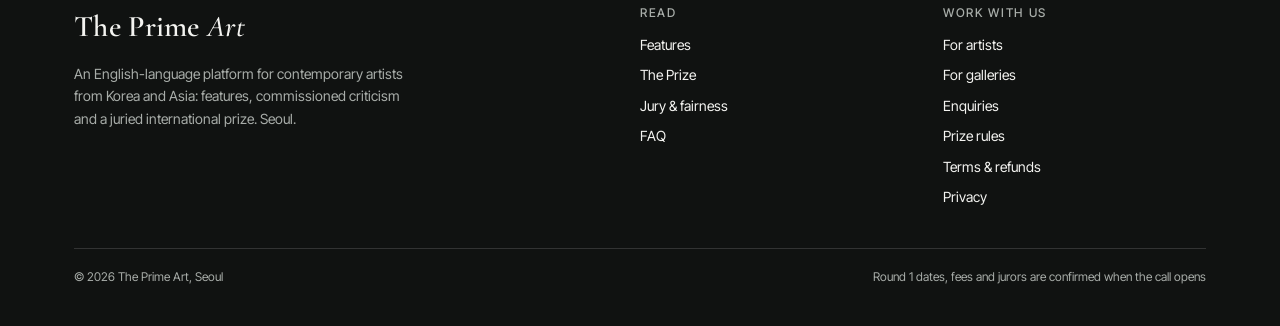
<file: prize-rules.html>
<!doctype html>
<html lang="en">
<head>
<meta charset="utf-8">
<meta name="viewport" content="width=device-width,initial-scale=1,viewport-fit=cover">
<meta name="description" content="Rules of entry for The Prime Art Prize, Round 1.">
<meta property="og:title" content="Rules of entry · The Prime Art">
<meta property="og:description" content="Rules of entry for The Prime Art Prize, Round 1.">
<link rel="icon" href="data:,">
<link rel="canonical" href="https://theprimeart.github.io/prize-rules.html">
<title>Rules of entry · The Prime Art</title>
<link rel="preconnect" href="https://fonts.googleapis.com">
<link rel="preconnect" href="https://fonts.gstatic.com" crossorigin>
<link rel="stylesheet" href="https://fonts.googleapis.com/css2?family=Cormorant+Garamond:ital,wght@0,400;0,500;0,600;1,400;1,500&family=Inter+Tight:wght@400;500;600&family=Noto+Sans+KR:wght@400;500&display=swap">
<link rel="stylesheet" href="assets/site.css">
<script src="config.js"></script>
</head>
<body>

<div class="bar"><div class="in">
  <a class="brand" href="index.html">The Prime <i>Art</i></a>
  <nav class="nav" aria-label="Main">
    <a href="index.html#features">Features</a><a href="index.html#prize">Prize</a><a href="index.html#jury">Jury</a><a href="index.html#artists">For artists</a><a href="index.html#galleries">For galleries</a><a href="index.html#faq">FAQ</a>
  </nav>
  <a class="btn" href="index.html#enter">Enter the Prize</a>
</div></div>

<main class="page"><div class="in">
<div class="eyebrow">The Prime Art Prize · Round 1</div>
<h1>Rules of entry</h1>
<div class="draft">Draft for Round 1. Dates marked <span class="tbd">TBA</span> are fixed when the call opens. If anything here differs from the published call, the published call applies.</div>

<h2>1. Organizer</h2>
<p>The Prime Art Prize ("the Prize") is organized by The Prime Art, Seoul ("we"). Business details required by Korean law will be listed at the foot of every page before entries open.</p>

<h2>2. Who can enter</h2>
<ul>
<li>Artists of any nationality, living anywhere, aged 18 or over on the closing date.</li>
<li>Collectives and duos may enter as one artist. One member acts as the contact and receives any prize on the group's behalf.</li>
<li>Jurors, their immediate family, and anyone working for The Prime Art may not enter.</li>
</ul>

<h2>3. What you can enter</h2>
<ul>
<li>Up to three works in any medium, made within the five years before the closing date.</li>
<li>Each work is entered with images (or a video link for time-based work), title, year, medium and dimensions or duration.</li>
<li>A short statement of up to 150 words, in English. Statements are not judged on the quality of English.</li>
<li>Works must be your own original work. Works made with assistants or fabricators are welcome if you are the author.</li>
</ul>

<h2>4. Dates</h2>
<ul>
<li>Jury announced: <span class="tbd">TBA</span></li>
<li>Call opens: <span class="tbd">TBA</span></li>
<li>Closing date: <span class="tbd">TBA</span>, 23:59 Korea Standard Time</li>
<li>Results announced: <span class="tbd">TBA</span></li>
</ul>

<h2>5. Entry fee</h2>
<p>The entry fee is US$30 (₩40,000 when paid in Korea) per entry of up to three works. You may enter once per round. There are no further fees if you are shortlisted or win. Refunds are covered in section 10.</p>

<h2>6. Judging</h2>
<p>Entries are judged by the three jurors named on our home page, under the process described in <a href="journal/how-the-prize-is-judged.html">How the Prime Art Prize is judged</a>. Jurors abstain from entries where they have a conflict of interest. The organizer does not score entries. The jury's decisions on the work are final.</p>

<h2>7. Awards</h2>
<ul>
<li><b>Winner (one artist):</b> ₩3,000,000 cash; a commissioned 1,000-word English essay by an independent critic; a long-form interview published on The Prime Art.</li>
<li><b>Shortlist (twenty artists, including the winner):</b> inclusion in the online exhibition and an English artist page on The Prime Art.</li>
<li>Prize money is paid by bank transfer within 30 days of the results, subject to any tax withholding required by Korean law. Bank and transfer fees for overseas payments may be deducted.</li>
</ul>

<h2>8. Your rights in your work</h2>
<p>You keep the copyright in your work and your statement. By entering, you allow us to reproduce images of the entered works, with your name credited, for judging, the online exhibition, your artist page, and publicity for the Prize, in any medium, for the current round and in our archive of past rounds. We will not sell your images or use them in paid advertising for anything other than the Prize. You confirm you have the right to grant this, including for any photographs of your work taken by others.</p>

<h2>9. Disqualification</h2>
<p>We may remove an entry that does not meet these rules, infringes someone else's rights, or was entered with false information. We will write to you first and give you a chance to respond, except where the law requires us to act immediately.</p>

<h2>10. Cancellation and refunds</h2>
<ul>
<li>If we cancel or postpone the round by more than 60 days, you can have the entry fee refunded in full.</li>
<li>You can withdraw your entry for a full refund up to 7 days after payment, provided the closing date has not passed.</li>
<li>After that, the fee is not refundable, because judging costs are committed per entry.</li>
<li>If your entry is removed under section 9 before judging starts, we refund the fee less payment processing costs.</li>
</ul>

<h2>11. Personal information</h2>
<p>We use your details to run the Prize, as described in our <a href="privacy.html">privacy policy</a>.</p>

<h2>12. Changes and governing law</h2>
<p>We may correct errors in these rules or change them where circumstances outside our control require it. We will publish any change and tell artists who have already entered. These rules are governed by the laws of the Republic of Korea.</p>
<a class="back" href="index.html">Back to The Prime Art</a>
</div></main>

<footer><div class="in">
  <div><a class="brand" href="index.html">The Prime <i>Art</i></a><p>An English-language platform for contemporary artists from Korea and Asia: features, commissioned criticism and a juried international prize. Seoul.</p><p data-contact hidden>Contact: <a href="#"></a></p></div>
  <div><h4>Read</h4><ul><li><a href="index.html#features">Features</a></li><li><a href="index.html#prize">The Prize</a></li><li><a href="index.html#jury">Jury &amp; fairness</a></li><li><a href="index.html#faq">FAQ</a></li></ul></div>
  <div><h4>Work with us</h4><ul><li><a href="index.html#artists">For artists</a></li><li><a href="index.html#galleries">For galleries</a></li><li><a href="index.html#enquire">Enquiries</a></li><li><a href="prize-rules.html">Prize rules</a></li><li><a href="terms.html">Terms &amp; refunds</a></li><li><a href="privacy.html">Privacy</a></li></ul></div>
  <div class="legalinfo" lang="ko" data-legal></div>
  <div class="legal"><span>© 2026 The Prime Art, Seoul</span><span>Round 1 dates, fees and jurors are confirmed when the call opens</span></div>
</div></footer>

<script src="assets/site.js"></script>
</body>
</html>
</file>
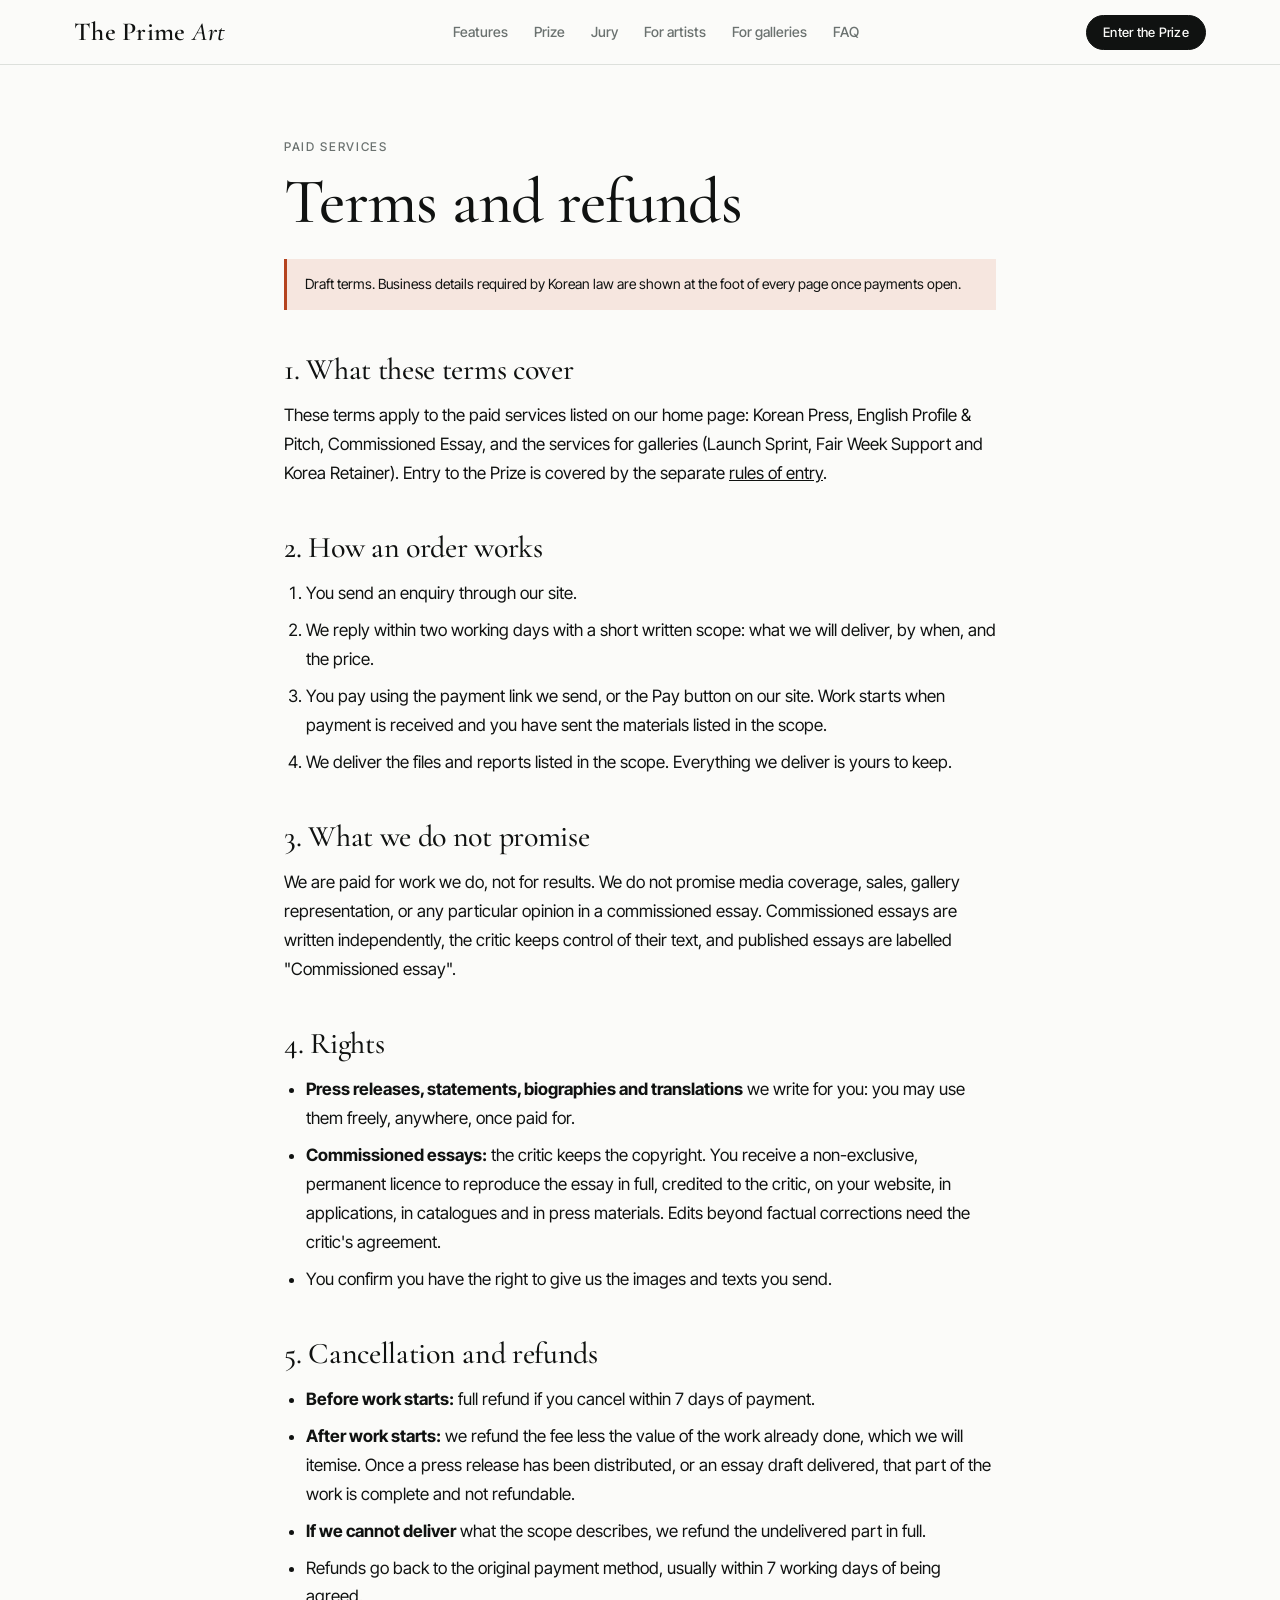
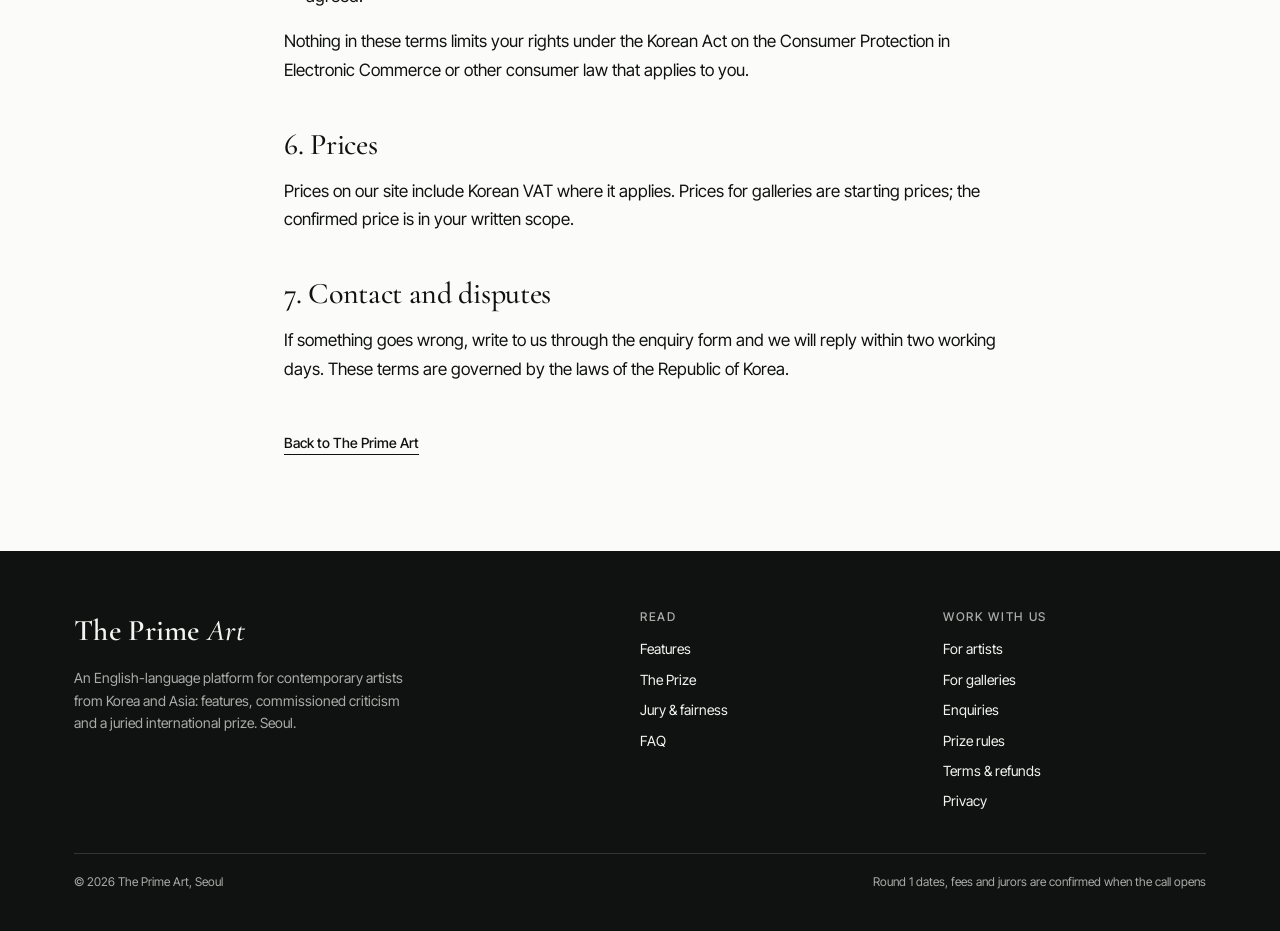
<file: terms.html>
<!doctype html>
<html lang="en">
<head>
<meta charset="utf-8">
<meta name="viewport" content="width=device-width,initial-scale=1,viewport-fit=cover">
<meta name="description" content="Terms of service and refund policy for The Prime Art paid services.">
<meta property="og:title" content="Terms and refunds · The Prime Art">
<meta property="og:description" content="Terms of service and refund policy for The Prime Art paid services.">
<link rel="icon" href="data:,">
<link rel="canonical" href="https://theprimeart.github.io/terms.html">
<title>Terms and refunds · The Prime Art</title>
<link rel="preconnect" href="https://fonts.googleapis.com">
<link rel="preconnect" href="https://fonts.gstatic.com" crossorigin>
<link rel="stylesheet" href="https://fonts.googleapis.com/css2?family=Cormorant+Garamond:ital,wght@0,400;0,500;0,600;1,400;1,500&family=Inter+Tight:wght@400;500;600&family=Noto+Sans+KR:wght@400;500&display=swap">
<link rel="stylesheet" href="assets/site.css">
<script src="config.js"></script>
</head>
<body>

<div class="bar"><div class="in">
  <a class="brand" href="index.html">The Prime <i>Art</i></a>
  <nav class="nav" aria-label="Main">
    <a href="index.html#features">Features</a><a href="index.html#prize">Prize</a><a href="index.html#jury">Jury</a><a href="index.html#artists">For artists</a><a href="index.html#galleries">For galleries</a><a href="index.html#faq">FAQ</a>
  </nav>
  <a class="btn" href="index.html#enter">Enter the Prize</a>
</div></div>

<main class="page"><div class="in">
<div class="eyebrow">Paid services</div>
<h1>Terms and refunds</h1>
<div class="draft">Draft terms. Business details required by Korean law are shown at the foot of every page once payments open.</div>

<h2>1. What these terms cover</h2>
<p>These terms apply to the paid services listed on our home page: Korean Press, English Profile &amp; Pitch, Commissioned Essay, and the services for galleries (Launch Sprint, Fair Week Support and Korea Retainer). Entry to the Prize is covered by the separate <a href="prize-rules.html">rules of entry</a>.</p>

<h2>2. How an order works</h2>
<ol>
<li>You send an enquiry through our site.</li>
<li>We reply within two working days with a short written scope: what we will deliver, by when, and the price.</li>
<li>You pay using the payment link we send, or the Pay button on our site. Work starts when payment is received and you have sent the materials listed in the scope.</li>
<li>We deliver the files and reports listed in the scope. Everything we deliver is yours to keep.</li>
</ol>

<h2>3. What we do not promise</h2>
<p>We are paid for work we do, not for results. We do not promise media coverage, sales, gallery representation, or any particular opinion in a commissioned essay. Commissioned essays are written independently, the critic keeps control of their text, and published essays are labelled "Commissioned essay".</p>

<h2>4. Rights</h2>
<ul>
<li><b>Press releases, statements, biographies and translations</b> we write for you: you may use them freely, anywhere, once paid for.</li>
<li><b>Commissioned essays:</b> the critic keeps the copyright. You receive a non-exclusive, permanent licence to reproduce the essay in full, credited to the critic, on your website, in applications, in catalogues and in press materials. Edits beyond factual corrections need the critic's agreement.</li>
<li>You confirm you have the right to give us the images and texts you send.</li>
</ul>

<h2>5. Cancellation and refunds</h2>
<ul>
<li><b>Before work starts:</b> full refund if you cancel within 7 days of payment.</li>
<li><b>After work starts:</b> we refund the fee less the value of the work already done, which we will itemise. Once a press release has been distributed, or an essay draft delivered, that part of the work is complete and not refundable.</li>
<li><b>If we cannot deliver</b> what the scope describes, we refund the undelivered part in full.</li>
<li>Refunds go back to the original payment method, usually within 7 working days of being agreed.</li>
</ul>
<p>Nothing in these terms limits your rights under the Korean Act on the Consumer Protection in Electronic Commerce or other consumer law that applies to you.</p>

<h2>6. Prices</h2>
<p>Prices on our site include Korean VAT where it applies. Prices for galleries are starting prices; the confirmed price is in your written scope.</p>

<h2>7. Contact and disputes</h2>
<p>If something goes wrong, write to us through the enquiry form and we will reply within two working days. These terms are governed by the laws of the Republic of Korea.</p>
<a class="back" href="index.html">Back to The Prime Art</a>
</div></main>

<footer><div class="in">
  <div><a class="brand" href="index.html">The Prime <i>Art</i></a><p>An English-language platform for contemporary artists from Korea and Asia: features, commissioned criticism and a juried international prize. Seoul.</p><p data-contact hidden>Contact: <a href="#"></a></p></div>
  <div><h4>Read</h4><ul><li><a href="index.html#features">Features</a></li><li><a href="index.html#prize">The Prize</a></li><li><a href="index.html#jury">Jury &amp; fairness</a></li><li><a href="index.html#faq">FAQ</a></li></ul></div>
  <div><h4>Work with us</h4><ul><li><a href="index.html#artists">For artists</a></li><li><a href="index.html#galleries">For galleries</a></li><li><a href="index.html#enquire">Enquiries</a></li><li><a href="prize-rules.html">Prize rules</a></li><li><a href="terms.html">Terms &amp; refunds</a></li><li><a href="privacy.html">Privacy</a></li></ul></div>
  <div class="legalinfo" lang="ko" data-legal></div>
  <div class="legal"><span>© 2026 The Prime Art, Seoul</span><span>Round 1 dates, fees and jurors are confirmed when the call opens</span></div>
</div></footer>

<script src="assets/site.js"></script>
</body>
</html>
</file>
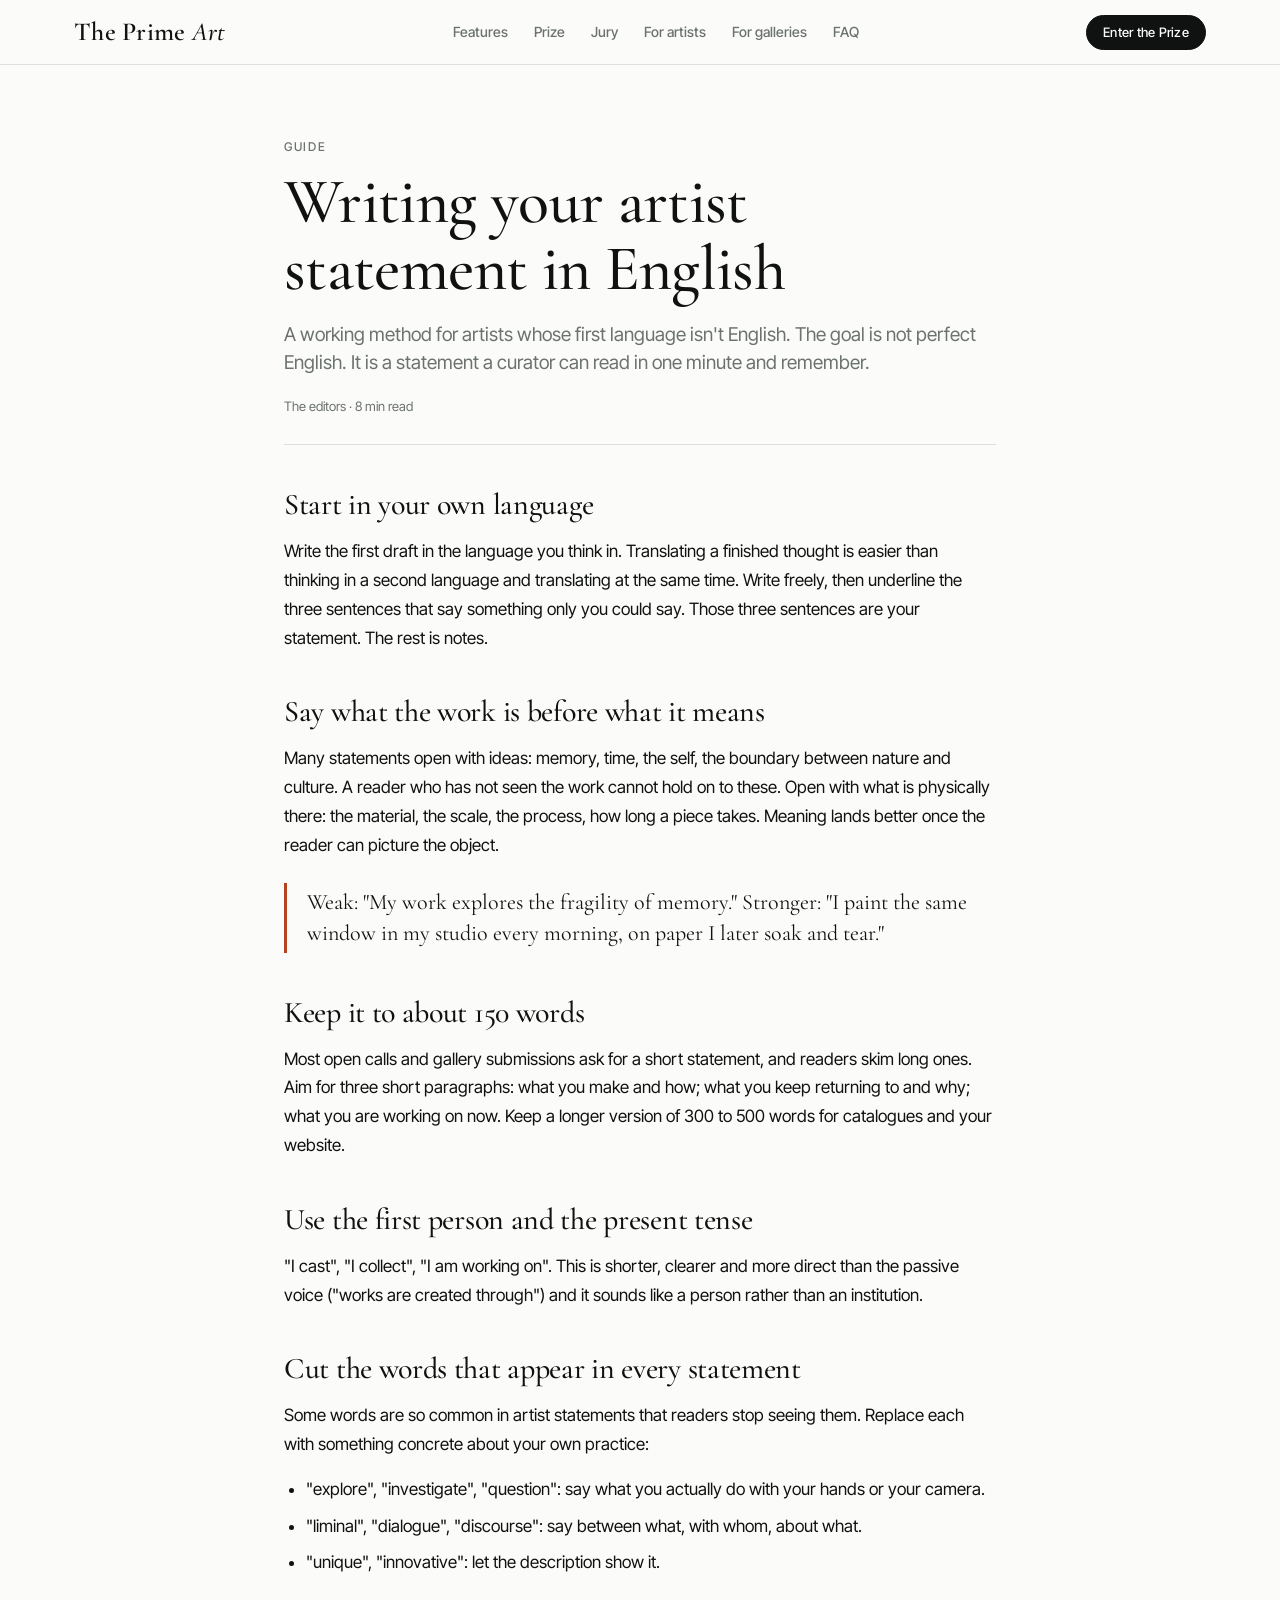
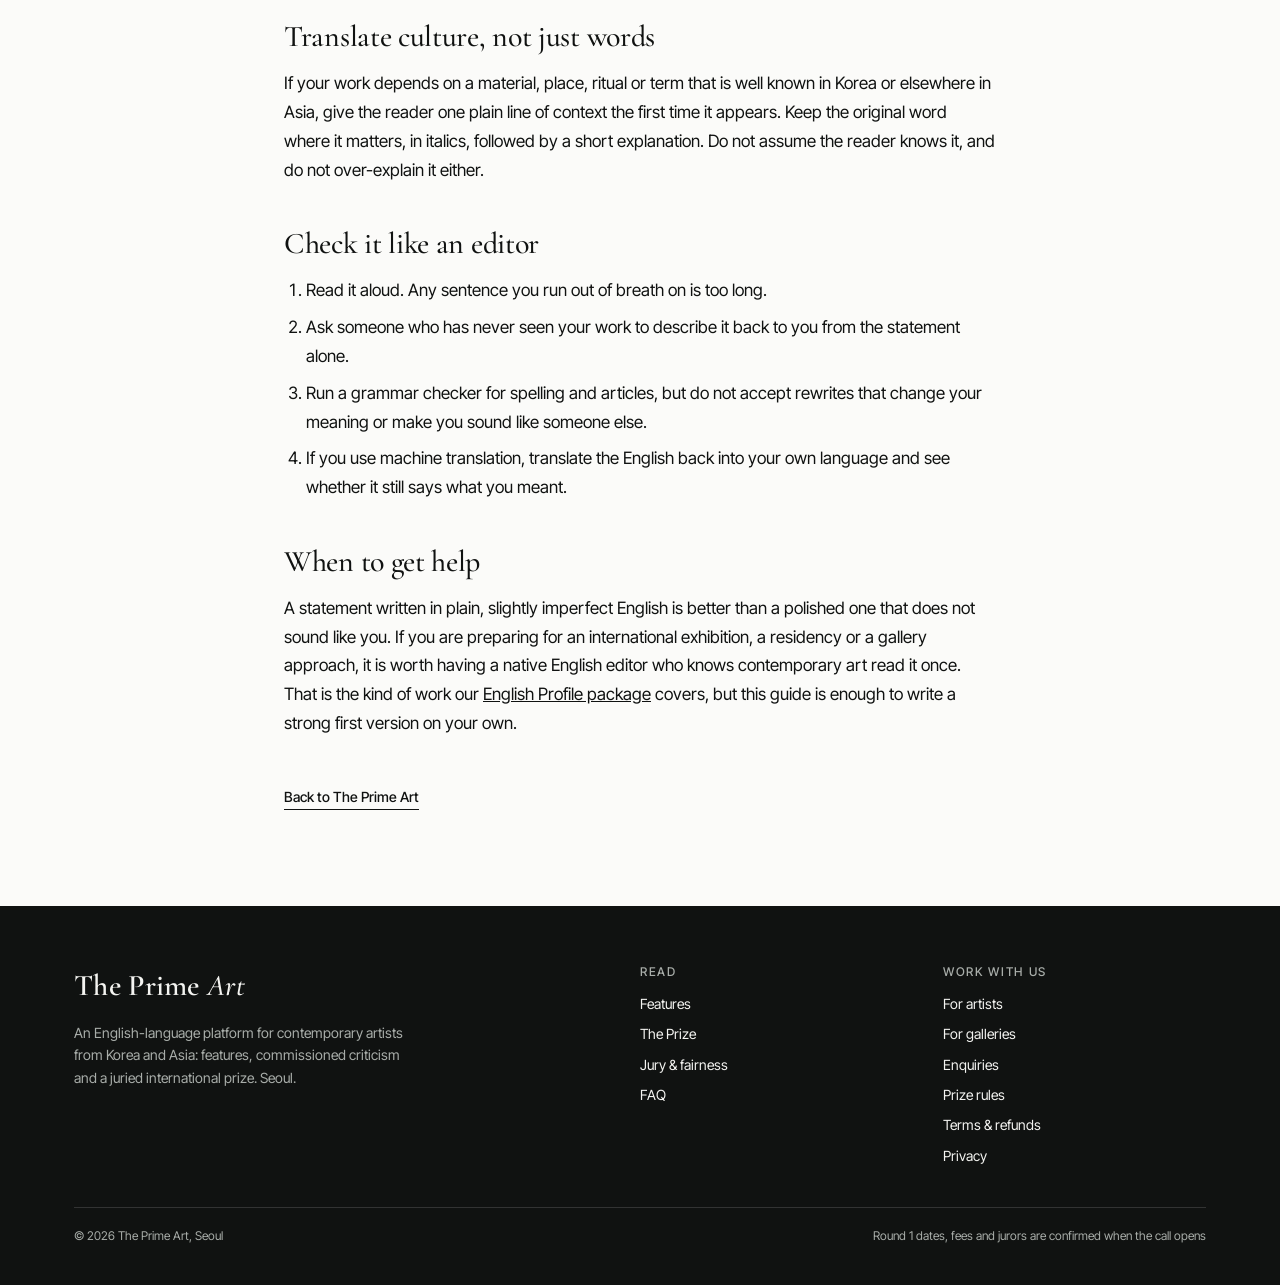
<file: journal/artist-statement-in-english.html>
<!doctype html>
<html lang="en">
<head>
<meta charset="utf-8">
<meta name="viewport" content="width=device-width,initial-scale=1,viewport-fit=cover">
<meta name="description" content="A working method for artists whose first language is not English: what to keep, what to cut, and how to sound like yourself.">
<meta property="og:title" content="Writing your artist statement in English · The Prime Art">
<meta property="og:description" content="A working method for artists whose first language is not English: what to keep, what to cut, and how to sound like yourself.">
<link rel="icon" href="data:,">
<link rel="canonical" href="https://theprimeart.github.io/journal/artist-statement-in-english.html">
<title>Writing your artist statement in English · The Prime Art</title>
<link rel="preconnect" href="https://fonts.googleapis.com">
<link rel="preconnect" href="https://fonts.gstatic.com" crossorigin>
<link rel="stylesheet" href="https://fonts.googleapis.com/css2?family=Cormorant+Garamond:ital,wght@0,400;0,500;0,600;1,400;1,500&family=Inter+Tight:wght@400;500;600&family=Noto+Sans+KR:wght@400;500&display=swap">
<link rel="stylesheet" href="../assets/site.css">
<script src="../config.js"></script>
</head>
<body>

<div class="bar"><div class="in">
  <a class="brand" href="../index.html">The Prime <i>Art</i></a>
  <nav class="nav" aria-label="Main">
    <a href="../index.html#features">Features</a><a href="../index.html#prize">Prize</a><a href="../index.html#jury">Jury</a><a href="../index.html#artists">For artists</a><a href="../index.html#galleries">For galleries</a><a href="../index.html#faq">FAQ</a>
  </nav>
  <a class="btn" href="../index.html#enter">Enter the Prize</a>
</div></div>

<main class="page"><div class="in">
<div class="eyebrow">Guide</div>
<h1>Writing your artist statement in English</h1>
<p class="dek">A working method for artists whose first language isn't English. The goal is not perfect English. It is a statement a curator can read in one minute and remember.</p>
<div class="meta">The editors · 8 min read</div>

<h2>Start in your own language</h2>
<p>Write the first draft in the language you think in. Translating a finished thought is easier than thinking in a second language and translating at the same time. Write freely, then underline the three sentences that say something only you could say. Those three sentences are your statement. The rest is notes.</p>

<h2>Say what the work is before what it means</h2>
<p>Many statements open with ideas: memory, time, the self, the boundary between nature and culture. A reader who has not seen the work cannot hold on to these. Open with what is physically there: the material, the scale, the process, how long a piece takes. Meaning lands better once the reader can picture the object.</p>
<blockquote>Weak: "My work explores the fragility of memory." Stronger: "I paint the same window in my studio every morning, on paper I later soak and tear."</blockquote>

<h2>Keep it to about 150 words</h2>
<p>Most open calls and gallery submissions ask for a short statement, and readers skim long ones. Aim for three short paragraphs: what you make and how; what you keep returning to and why; what you are working on now. Keep a longer version of 300 to 500 words for catalogues and your website.</p>

<h2>Use the first person and the present tense</h2>
<p>"I cast", "I collect", "I am working on". This is shorter, clearer and more direct than the passive voice ("works are created through") and it sounds like a person rather than an institution.</p>

<h2>Cut the words that appear in every statement</h2>
<p>Some words are so common in artist statements that readers stop seeing them. Replace each with something concrete about your own practice:</p>
<ul>
<li>"explore", "investigate", "question": say what you actually do with your hands or your camera.</li>
<li>"liminal", "dialogue", "discourse": say between what, with whom, about what.</li>
<li>"unique", "innovative": let the description show it.</li>
</ul>

<h2>Translate culture, not just words</h2>
<p>If your work depends on a material, place, ritual or term that is well known in Korea or elsewhere in Asia, give the reader one plain line of context the first time it appears. Keep the original word where it matters, in italics, followed by a short explanation. Do not assume the reader knows it, and do not over-explain it either.</p>

<h2>Check it like an editor</h2>
<ol>
<li>Read it aloud. Any sentence you run out of breath on is too long.</li>
<li>Ask someone who has never seen your work to describe it back to you from the statement alone.</li>
<li>Run a grammar checker for spelling and articles, but do not accept rewrites that change your meaning or make you sound like someone else.</li>
<li>If you use machine translation, translate the English back into your own language and see whether it still says what you meant.</li>
</ol>

<h2>When to get help</h2>
<p>A statement written in plain, slightly imperfect English is better than a polished one that does not sound like you. If you are preparing for an international exhibition, a residency or a gallery approach, it is worth having a native English editor who knows contemporary art read it once. That is the kind of work our <a href="../index.html#artists">English Profile package</a> covers, but this guide is enough to write a strong first version on your own.</p>
<a class="back" href="../index.html">Back to The Prime Art</a>
</div></main>

<footer><div class="in">
  <div><a class="brand" href="../index.html">The Prime <i>Art</i></a><p>An English-language platform for contemporary artists from Korea and Asia: features, commissioned criticism and a juried international prize. Seoul.</p><p data-contact hidden>Contact: <a href="#"></a></p></div>
  <div><h4>Read</h4><ul><li><a href="../index.html#features">Features</a></li><li><a href="../index.html#prize">The Prize</a></li><li><a href="../index.html#jury">Jury &amp; fairness</a></li><li><a href="../index.html#faq">FAQ</a></li></ul></div>
  <div><h4>Work with us</h4><ul><li><a href="../index.html#artists">For artists</a></li><li><a href="../index.html#galleries">For galleries</a></li><li><a href="../index.html#enquire">Enquiries</a></li><li><a href="../prize-rules.html">Prize rules</a></li><li><a href="../terms.html">Terms &amp; refunds</a></li><li><a href="../privacy.html">Privacy</a></li></ul></div>
  <div class="legalinfo" lang="ko" data-legal></div>
  <div class="legal"><span>© 2026 The Prime Art, Seoul</span><span>Round 1 dates, fees and jurors are confirmed when the call opens</span></div>
</div></footer>

<script src="../assets/site.js"></script>
</body>
</html>
</file>
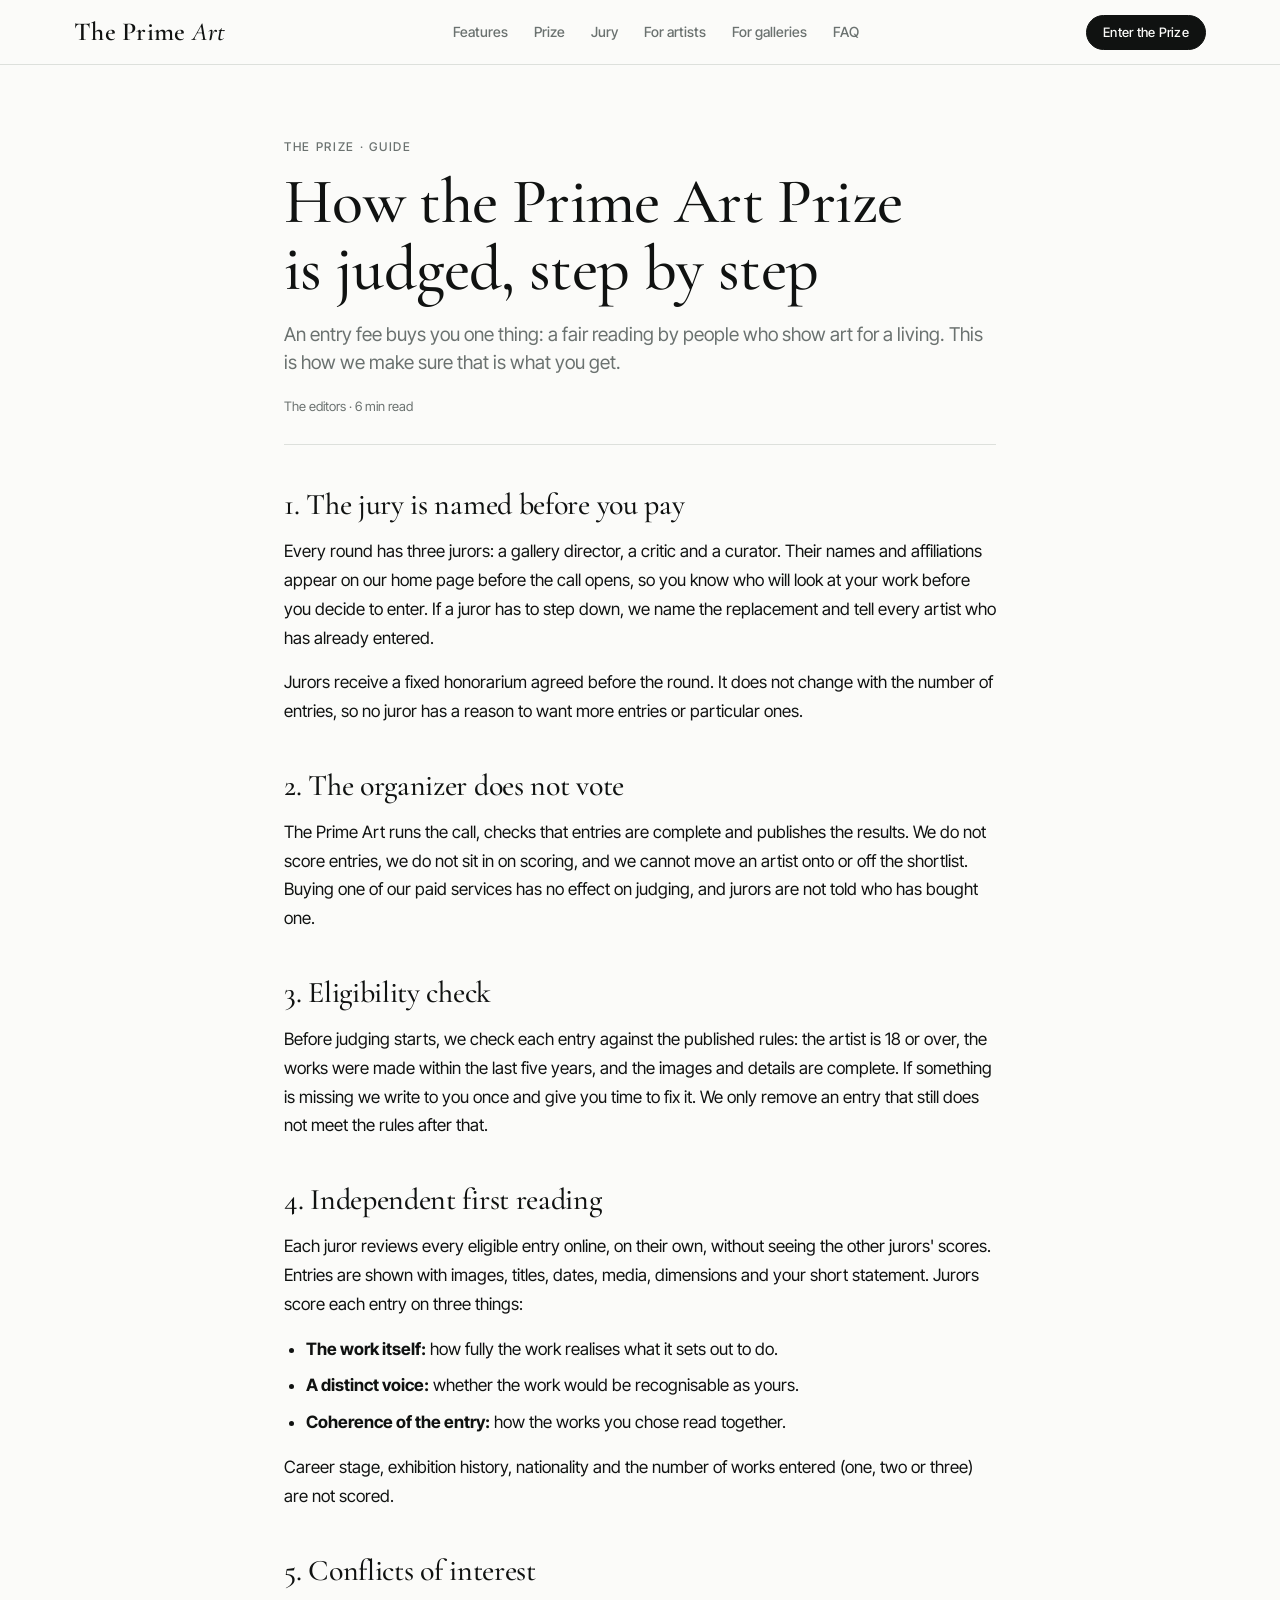
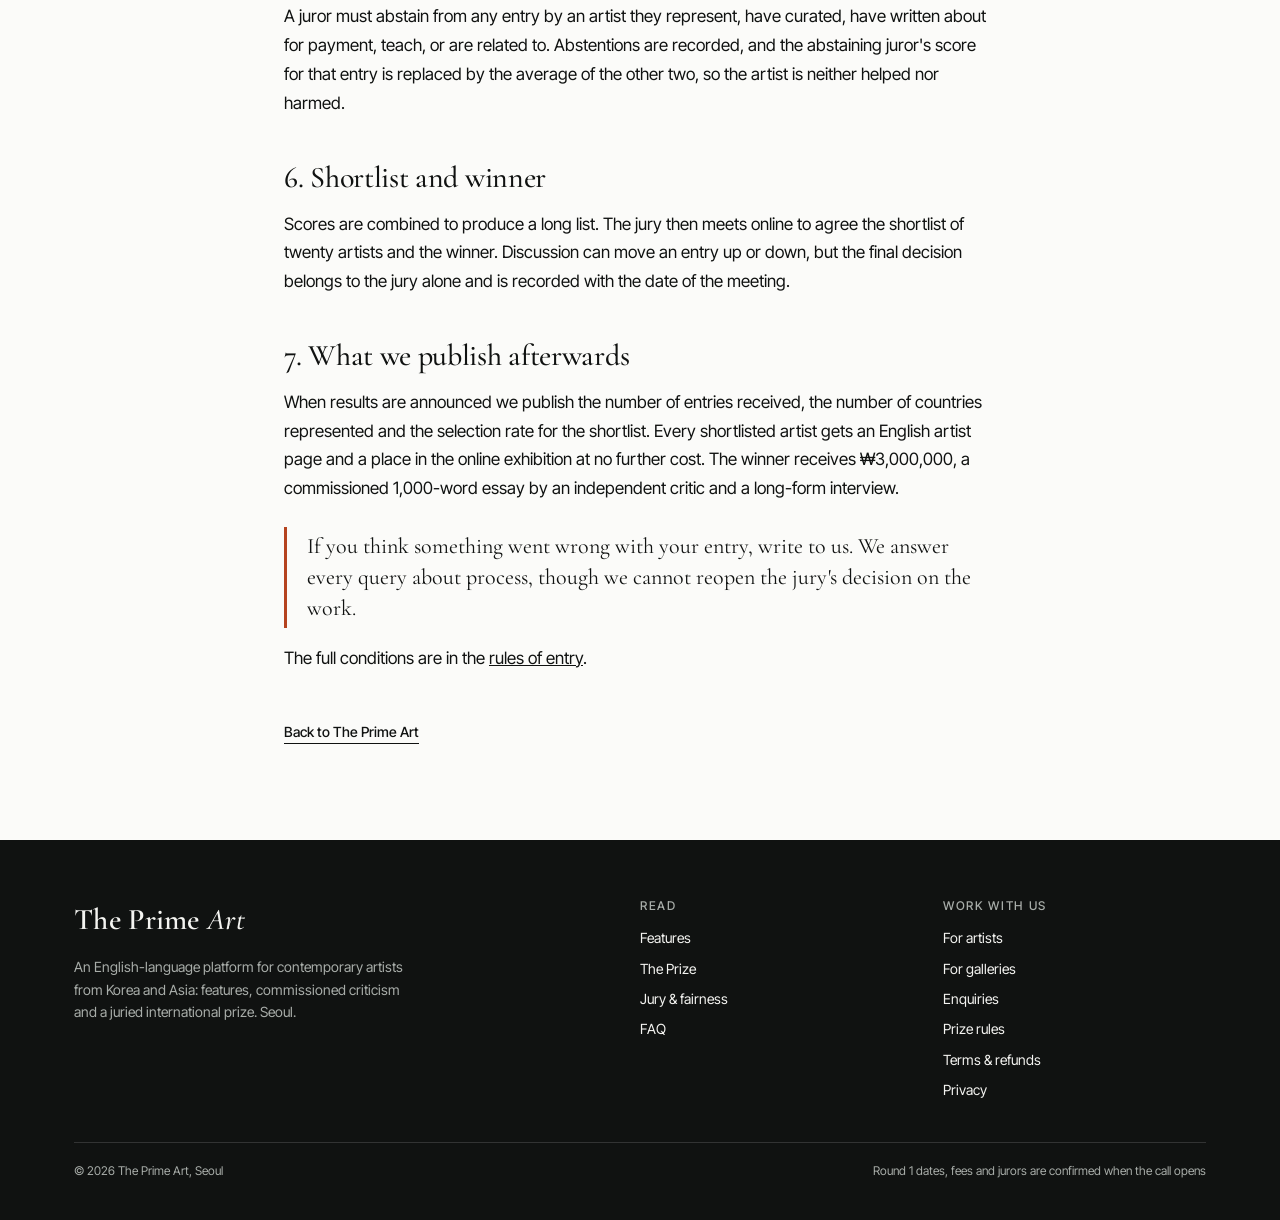
<file: journal/how-the-prize-is-judged.html>
<!doctype html>
<html lang="en">
<head>
<meta charset="utf-8">
<meta name="viewport" content="width=device-width,initial-scale=1,viewport-fit=cover">
<meta name="description" content="Who reads your entry, what they score, how conflicts of interest are handled, and what we publish when the round closes.">
<meta property="og:title" content="How the Prime Art Prize is judged · The Prime Art">
<meta property="og:description" content="Who reads your entry, what they score, how conflicts of interest are handled, and what we publish when the round closes.">
<link rel="icon" href="data:,">
<link rel="canonical" href="https://theprimeart.github.io/journal/how-the-prize-is-judged.html">
<title>How the Prime Art Prize is judged · The Prime Art</title>
<link rel="preconnect" href="https://fonts.googleapis.com">
<link rel="preconnect" href="https://fonts.gstatic.com" crossorigin>
<link rel="stylesheet" href="https://fonts.googleapis.com/css2?family=Cormorant+Garamond:ital,wght@0,400;0,500;0,600;1,400;1,500&family=Inter+Tight:wght@400;500;600&family=Noto+Sans+KR:wght@400;500&display=swap">
<link rel="stylesheet" href="../assets/site.css">
<script src="../config.js"></script>
</head>
<body>

<div class="bar"><div class="in">
  <a class="brand" href="../index.html">The Prime <i>Art</i></a>
  <nav class="nav" aria-label="Main">
    <a href="../index.html#features">Features</a><a href="../index.html#prize">Prize</a><a href="../index.html#jury">Jury</a><a href="../index.html#artists">For artists</a><a href="../index.html#galleries">For galleries</a><a href="../index.html#faq">FAQ</a>
  </nav>
  <a class="btn" href="../index.html#enter">Enter the Prize</a>
</div></div>

<main class="page"><div class="in">
<div class="eyebrow">The Prize · Guide</div>
<h1>How the Prime Art Prize is judged, step by step</h1>
<p class="dek">An entry fee buys you one thing: a fair reading by people who show art for a living. This is how we make sure that is what you get.</p>
<div class="meta">The editors · 6 min read</div>

<h2>1. The jury is named before you pay</h2>
<p>Every round has three jurors: a gallery director, a critic and a curator. Their names and affiliations appear on our home page before the call opens, so you know who will look at your work before you decide to enter. If a juror has to step down, we name the replacement and tell every artist who has already entered.</p>
<p>Jurors receive a fixed honorarium agreed before the round. It does not change with the number of entries, so no juror has a reason to want more entries or particular ones.</p>

<h2>2. The organizer does not vote</h2>
<p>The Prime Art runs the call, checks that entries are complete and publishes the results. We do not score entries, we do not sit in on scoring, and we cannot move an artist onto or off the shortlist. Buying one of our paid services has no effect on judging, and jurors are not told who has bought one.</p>

<h2>3. Eligibility check</h2>
<p>Before judging starts, we check each entry against the published rules: the artist is 18 or over, the works were made within the last five years, and the images and details are complete. If something is missing we write to you once and give you time to fix it. We only remove an entry that still does not meet the rules after that.</p>

<h2>4. Independent first reading</h2>
<p>Each juror reviews every eligible entry online, on their own, without seeing the other jurors' scores. Entries are shown with images, titles, dates, media, dimensions and your short statement. Jurors score each entry on three things:</p>
<ul>
<li><b>The work itself:</b> how fully the work realises what it sets out to do.</li>
<li><b>A distinct voice:</b> whether the work would be recognisable as yours.</li>
<li><b>Coherence of the entry:</b> how the works you chose read together.</li>
</ul>
<p>Career stage, exhibition history, nationality and the number of works entered (one, two or three) are not scored.</p>

<h2>5. Conflicts of interest</h2>
<p>A juror must abstain from any entry by an artist they represent, have curated, have written about for payment, teach, or are related to. Abstentions are recorded, and the abstaining juror's score for that entry is replaced by the average of the other two, so the artist is neither helped nor harmed.</p>

<h2>6. Shortlist and winner</h2>
<p>Scores are combined to produce a long list. The jury then meets online to agree the shortlist of twenty artists and the winner. Discussion can move an entry up or down, but the final decision belongs to the jury alone and is recorded with the date of the meeting.</p>

<h2>7. What we publish afterwards</h2>
<p>When results are announced we publish the number of entries received, the number of countries represented and the selection rate for the shortlist. Every shortlisted artist gets an English artist page and a place in the online exhibition at no further cost. The winner receives ₩3,000,000, a commissioned 1,000-word essay by an independent critic and a long-form interview.</p>

<blockquote>If you think something went wrong with your entry, write to us. We answer every query about process, though we cannot reopen the jury's decision on the work.</blockquote>
<p>The full conditions are in the <a href="../prize-rules.html">rules of entry</a>.</p>
<a class="back" href="../index.html">Back to The Prime Art</a>
</div></main>

<footer><div class="in">
  <div><a class="brand" href="../index.html">The Prime <i>Art</i></a><p>An English-language platform for contemporary artists from Korea and Asia: features, commissioned criticism and a juried international prize. Seoul.</p><p data-contact hidden>Contact: <a href="#"></a></p></div>
  <div><h4>Read</h4><ul><li><a href="../index.html#features">Features</a></li><li><a href="../index.html#prize">The Prize</a></li><li><a href="../index.html#jury">Jury &amp; fairness</a></li><li><a href="../index.html#faq">FAQ</a></li></ul></div>
  <div><h4>Work with us</h4><ul><li><a href="../index.html#artists">For artists</a></li><li><a href="../index.html#galleries">For galleries</a></li><li><a href="../index.html#enquire">Enquiries</a></li><li><a href="../prize-rules.html">Prize rules</a></li><li><a href="../terms.html">Terms &amp; refunds</a></li><li><a href="../privacy.html">Privacy</a></li></ul></div>
  <div class="legalinfo" lang="ko" data-legal></div>
  <div class="legal"><span>© 2026 The Prime Art, Seoul</span><span>Round 1 dates, fees and jurors are confirmed when the call opens</span></div>
</div></footer>

<script src="../assets/site.js"></script>
</body>
</html>
</file>
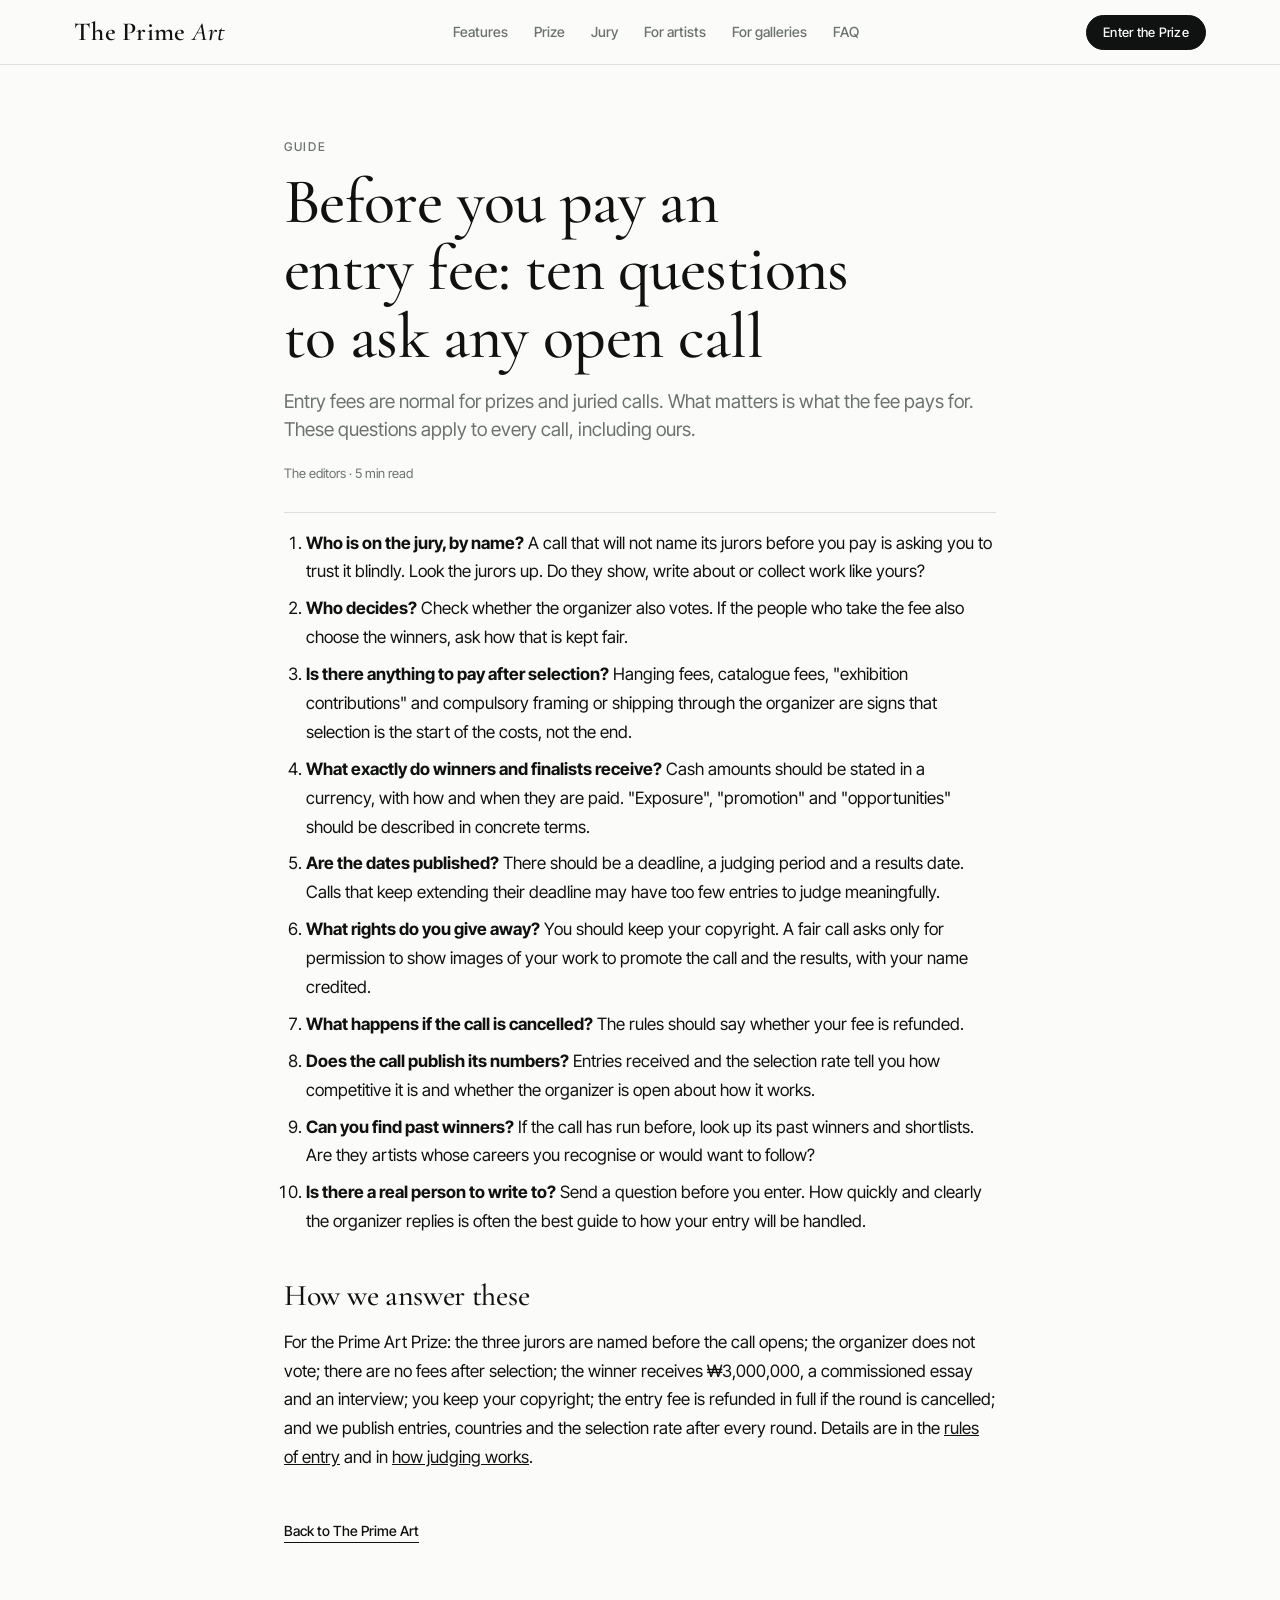
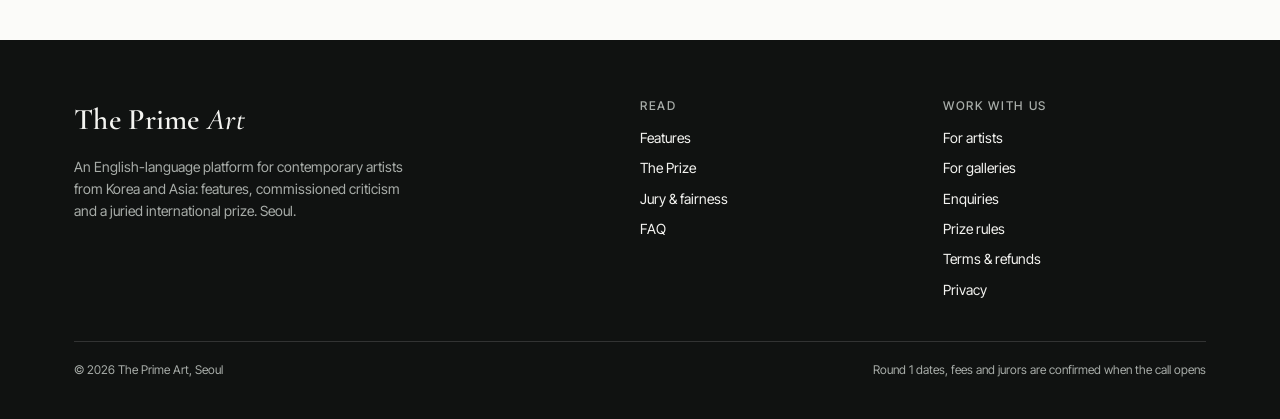
<file: journal/open-call-checklist.html>
<!doctype html>
<html lang="en">
<head>
<meta charset="utf-8">
<meta name="viewport" content="width=device-width,initial-scale=1,viewport-fit=cover">
<meta name="description" content="Ten questions to ask any open call, prize or exhibition opportunity before you pay to enter.">
<meta property="og:title" content="Before you pay an entry fee · The Prime Art">
<meta property="og:description" content="Ten questions to ask any open call, prize or exhibition opportunity before you pay to enter.">
<link rel="icon" href="data:,">
<link rel="canonical" href="https://theprimeart.github.io/journal/open-call-checklist.html">
<title>Before you pay an entry fee · The Prime Art</title>
<link rel="preconnect" href="https://fonts.googleapis.com">
<link rel="preconnect" href="https://fonts.gstatic.com" crossorigin>
<link rel="stylesheet" href="https://fonts.googleapis.com/css2?family=Cormorant+Garamond:ital,wght@0,400;0,500;0,600;1,400;1,500&family=Inter+Tight:wght@400;500;600&family=Noto+Sans+KR:wght@400;500&display=swap">
<link rel="stylesheet" href="../assets/site.css">
<script src="../config.js"></script>
</head>
<body>

<div class="bar"><div class="in">
  <a class="brand" href="../index.html">The Prime <i>Art</i></a>
  <nav class="nav" aria-label="Main">
    <a href="../index.html#features">Features</a><a href="../index.html#prize">Prize</a><a href="../index.html#jury">Jury</a><a href="../index.html#artists">For artists</a><a href="../index.html#galleries">For galleries</a><a href="../index.html#faq">FAQ</a>
  </nav>
  <a class="btn" href="../index.html#enter">Enter the Prize</a>
</div></div>

<main class="page"><div class="in">
<div class="eyebrow">Guide</div>
<h1>Before you pay an entry fee: ten questions to ask any open call</h1>
<p class="dek">Entry fees are normal for prizes and juried calls. What matters is what the fee pays for. These questions apply to every call, including ours.</p>
<div class="meta">The editors · 5 min read</div>

<ol>
<li><b>Who is on the jury, by name?</b> A call that will not name its jurors before you pay is asking you to trust it blindly. Look the jurors up. Do they show, write about or collect work like yours?</li>
<li><b>Who decides?</b> Check whether the organizer also votes. If the people who take the fee also choose the winners, ask how that is kept fair.</li>
<li><b>Is there anything to pay after selection?</b> Hanging fees, catalogue fees, "exhibition contributions" and compulsory framing or shipping through the organizer are signs that selection is the start of the costs, not the end.</li>
<li><b>What exactly do winners and finalists receive?</b> Cash amounts should be stated in a currency, with how and when they are paid. "Exposure", "promotion" and "opportunities" should be described in concrete terms.</li>
<li><b>Are the dates published?</b> There should be a deadline, a judging period and a results date. Calls that keep extending their deadline may have too few entries to judge meaningfully.</li>
<li><b>What rights do you give away?</b> You should keep your copyright. A fair call asks only for permission to show images of your work to promote the call and the results, with your name credited.</li>
<li><b>What happens if the call is cancelled?</b> The rules should say whether your fee is refunded.</li>
<li><b>Does the call publish its numbers?</b> Entries received and the selection rate tell you how competitive it is and whether the organizer is open about how it works.</li>
<li><b>Can you find past winners?</b> If the call has run before, look up its past winners and shortlists. Are they artists whose careers you recognise or would want to follow?</li>
<li><b>Is there a real person to write to?</b> Send a question before you enter. How quickly and clearly the organizer replies is often the best guide to how your entry will be handled.</li>
</ol>

<h2>How we answer these</h2>
<p>For the Prime Art Prize: the three jurors are named before the call opens; the organizer does not vote; there are no fees after selection; the winner receives ₩3,000,000, a commissioned essay and an interview; you keep your copyright; the entry fee is refunded in full if the round is cancelled; and we publish entries, countries and the selection rate after every round. Details are in the <a href="../prize-rules.html">rules of entry</a> and in <a href="how-the-prize-is-judged.html">how judging works</a>.</p>
<a class="back" href="../index.html">Back to The Prime Art</a>
</div></main>

<footer><div class="in">
  <div><a class="brand" href="../index.html">The Prime <i>Art</i></a><p>An English-language platform for contemporary artists from Korea and Asia: features, commissioned criticism and a juried international prize. Seoul.</p><p data-contact hidden>Contact: <a href="#"></a></p></div>
  <div><h4>Read</h4><ul><li><a href="../index.html#features">Features</a></li><li><a href="../index.html#prize">The Prize</a></li><li><a href="../index.html#jury">Jury &amp; fairness</a></li><li><a href="../index.html#faq">FAQ</a></li></ul></div>
  <div><h4>Work with us</h4><ul><li><a href="../index.html#artists">For artists</a></li><li><a href="../index.html#galleries">For galleries</a></li><li><a href="../index.html#enquire">Enquiries</a></li><li><a href="../prize-rules.html">Prize rules</a></li><li><a href="../terms.html">Terms &amp; refunds</a></li><li><a href="../privacy.html">Privacy</a></li></ul></div>
  <div class="legalinfo" lang="ko" data-legal></div>
  <div class="legal"><span>© 2026 The Prime Art, Seoul</span><span>Round 1 dates, fees and jurors are confirmed when the call opens</span></div>
</div></footer>

<script src="../assets/site.js"></script>
</body>
</html>
</file>
<file: assets/site.css>
[hidden]{display:none!important}
/* Layout: international art-magazine site. Full-bleed dark hero with generated artwork, then a white editorial grid: features, prize, services, jury, FAQ. Serif display, tight grotesk UI. */
:root{
  --bg:#FBFBF9; --fg:#101211; --mute:#6B7270; --rule:#DDE0DC; --card:#FFFFFF; --ink:#101211; --ink-fg:#F4F4F1; --ink-mute:#A8ADA9;
  --accent:#B5431F; --accent-soft:#F6E6DF; --ok:#1F6B4E; --ok-soft:#E1EFE8;
  --display:"Cormorant Garamond","Cormorant","Garamond","Times New Roman",serif;
  --ui:"Inter Tight","Inter",system-ui,-apple-system,"Segoe UI",sans-serif;
  --ko:"Noto Sans KR","Apple SD Gothic Neo","Malgun Gothic",sans-serif;
}
@media (prefers-color-scheme: dark){:root:not([data-theme="light"]){
  --bg:#0E100F; --fg:#ECECE8; --mute:#9A9F9B; --rule:#262A28; --card:#161918; --ink:#050606; --ink-fg:#F4F4F1; --ink-mute:#9A9F9B;
  --accent:#E8714B; --accent-soft:#2B1912; --ok:#6CC49E; --ok-soft:#12261D; color-scheme:dark}}
:root[data-theme="dark"]{
  --bg:#0E100F; --fg:#ECECE8; --mute:#9A9F9B; --rule:#262A28; --card:#161918; --ink:#050606; --ink-fg:#F4F4F1; --ink-mute:#9A9F9B;
  --accent:#E8714B; --accent-soft:#2B1912; --ok:#6CC49E; --ok-soft:#12261D; color-scheme:dark}
*{box-sizing:border-box}
html{scroll-behavior:smooth}
body{margin:0;background:var(--bg);color:var(--fg);font-family:var(--ui);font-size:16px;line-height:1.6;padding-inline:0;padding-block:0}
:lang(ko){font-family:var(--ko)}
a{color:inherit}
.in{max-width:1180px;margin-inline:auto;padding-inline:24px}
.eyebrow{font-size:12px;font-weight:500;letter-spacing:.14em;text-transform:uppercase;color:var(--mute)}
h1,h2,h3{font-family:var(--display);font-weight:500;line-height:1.05;margin:0;text-wrap:balance;letter-spacing:-.01em}
.btn{display:inline-flex;align-items:center;gap:8px;font:500 14px/1 var(--ui);letter-spacing:.02em;padding:14px 22px;border-radius:999px;border:1px solid var(--fg);background:var(--fg);color:var(--bg);text-decoration:none;cursor:pointer}
.btn.ghost{background:transparent;color:inherit;border-color:currentColor}
.btn:hover{background:var(--accent);border-color:var(--accent);color:#fff}
.btn:focus-visible,a:focus-visible,input:focus-visible,select:focus-visible,textarea:focus-visible{outline:2px solid var(--accent);outline-offset:3px}

/* top bar */
.bar{position:sticky;top:env(safe-area-inset-top,0px);z-index:5;background:color-mix(in srgb,var(--bg) 88%,transparent);backdrop-filter:blur(10px);border-bottom:1px solid var(--rule)}
.bar .in{display:flex;align-items:center;justify-content:space-between;gap:16px;height:64px}
.brand{font-family:var(--display);font-size:26px;font-weight:600;letter-spacing:.01em;text-decoration:none;white-space:nowrap}
.brand i{font-style:italic;font-weight:500}
.nav{display:flex;gap:26px;font-size:14px;font-weight:500}
.nav a{text-decoration:none;color:var(--mute)}
.nav a:hover{color:var(--fg)}
.bar .btn{padding:10px 16px;font-size:13px}
@media (max-width:820px){.nav{display:none}}

/* hero */
.hero{background:var(--ink);color:var(--ink-fg);position:relative;overflow:hidden}
.hero canvas{position:absolute;inset:0;width:100%;height:100%;display:block}
.hero .in{position:relative;display:grid;grid-template-columns:minmax(0,7fr) minmax(0,5fr);gap:48px;padding-block:96px 72px;min-height:560px;align-items:end}
.hero .eyebrow{color:var(--ink-mute)}
.hero h1{font-size:clamp(44px,6.4vw,84px);margin-top:14px}
.hero h1 i{font-style:italic;font-weight:400}
.hero p{font-size:18px;line-height:1.55;max-width:56ch;color:#D7DAD6;margin:22px 0 0}
.hero .cta{display:flex;flex-wrap:wrap;gap:12px;margin-top:32px}
.hero .btn{background:var(--ink-fg);color:var(--ink);border-color:var(--ink-fg)}
.hero .btn.ghost{background:transparent;color:var(--ink-fg)}
.callcard{background:rgba(255,255,255,.06);border:1px solid rgba(255,255,255,.14);backdrop-filter:blur(8px);padding:26px;border-radius:4px}
.callcard .eyebrow{color:var(--ink-mute)}
.callcard h3{font-size:30px;margin-top:8px;color:var(--ink-fg)}
.callcard dl{display:grid;grid-template-columns:auto 1fr;gap:8px 18px;margin:18px 0 0;font-size:14px}
.callcard dt{color:var(--ink-mute)}
.callcard dd{margin:0;color:var(--ink-fg);font-variant-numeric:tabular-nums}
.callcard .btn{margin-top:20px;width:100%;justify-content:center}
@media (max-width:820px){.hero .in{grid-template-columns:1fr;padding-block:64px 48px;min-height:0}}

/* strip */
.strip{border-bottom:1px solid var(--rule)}
.strip .in{display:grid;grid-template-columns:repeat(auto-fit,minmax(min(100%,200px),1fr));gap:0}
.strip div{padding:22px 24px 22px 0;border-right:1px solid var(--rule)}
.strip div:last-child{border-right:0}
.strip b{display:block;font-family:var(--display);font-size:34px;font-weight:500;line-height:1;font-variant-numeric:tabular-nums}
.strip span{font-size:13px;color:var(--mute)}
@media (max-width:640px){.strip div{border-right:0;border-bottom:1px solid var(--rule);padding:16px 0}.strip div:last-child{border-bottom:0}}

section{padding-block:88px}
.head{display:flex;justify-content:space-between;align-items:end;gap:24px;flex-wrap:wrap;margin-bottom:36px}
.head h2{font-size:clamp(34px,4.4vw,52px);margin-top:10px}
.head p{margin:0;max-width:52ch;color:var(--mute)}
.head a.more{font-size:14px;font-weight:500;text-decoration:none;border-bottom:1px solid currentColor;padding-bottom:2px}

/* features */
.feat{display:grid;grid-template-columns:repeat(12,1fr);gap:28px}
.card{text-decoration:none;display:flex;flex-direction:column;gap:12px;min-width:0}
.card .art{aspect-ratio:4/5;width:100%;max-width:100%;border-radius:3px;overflow:hidden;background:var(--rule)}
.card .art svg{width:100%;height:100%;display:block}
.card.lead{grid-column:span 7}
.card.lead .art{aspect-ratio:16/11}
.card.side{grid-column:span 5}
.card.sm{grid-column:span 4}
.card .eyebrow{color:var(--accent)}
.card h3{font-size:26px}
.card.lead h3{font-size:36px}
.card p{margin:0;color:var(--mute);font-size:15px;max-width:60ch}
.card .by{font-size:13px;color:var(--mute)}
@media (max-width:900px){.card.lead,.card.side,.card.sm{grid-column:span 12}.card.lead .art{aspect-ratio:4/3}}

/* prize */
.prize{background:var(--card);border-top:1px solid var(--rule);border-bottom:1px solid var(--rule)}
.prize .in{display:grid;grid-template-columns:minmax(0,5fr) minmax(0,7fr);gap:56px}
.prize h2{font-size:clamp(36px,4.6vw,56px);margin-top:12px}
.prize .lede{font-size:17px;color:var(--mute);margin:18px 0 0;max-width:46ch}
.prize .lede .ko{display:block;margin-top:10px;font-size:14.5px}
.spec{display:grid;gap:0;border-top:1px solid var(--fg)}
.spec div{display:grid;grid-template-columns:150px 1fr;gap:16px;padding:16px 0;border-bottom:1px solid var(--rule)}
.spec dt{font-size:12px;font-weight:500;letter-spacing:.12em;text-transform:uppercase;color:var(--mute);padding-top:4px}
.spec dd{margin:0}
.spec dd b{font-family:var(--display);font-size:24px;font-weight:500;font-variant-numeric:tabular-nums}
.steps{display:grid;grid-template-columns:repeat(5,1fr);gap:12px;margin-top:28px}
.steps div{border-top:2px solid var(--fg);padding-top:10px;font-size:13px}
.steps b{display:block;font-weight:500}
.steps span{color:var(--mute)}
@media (max-width:900px){.prize .in{grid-template-columns:1fr;gap:36px}.steps{grid-template-columns:repeat(auto-fit,minmax(110px,1fr))}.spec div{grid-template-columns:1fr;gap:4px}}

/* jury */
.jury{display:grid;grid-template-columns:repeat(auto-fit,minmax(min(100%,250px),1fr));gap:28px}
.juror{display:grid;grid-template-columns:72px 1fr;gap:16px;align-items:start}
.juror .ph{width:72px;height:72px;border-radius:50%;background:var(--rule);display:grid;place-items:center;font-family:var(--display);font-size:26px;color:var(--mute)}
.juror b{display:block;font-weight:500;font-size:16px}
.juror span{font-size:14px;color:var(--mute)}
.fair{margin-top:48px;display:grid;grid-template-columns:repeat(auto-fit,minmax(min(100%,240px),1fr));gap:28px;border-top:1px solid var(--rule);padding-top:28px}
.fair div{font-size:14.5px}
.fair b{display:block;font-weight:500;margin-bottom:4px}
.fair .num{font-family:var(--display);font-size:22px;color:var(--accent);margin-bottom:6px}

/* services */
.svc{display:grid;grid-template-columns:repeat(auto-fit,minmax(min(100%,300px),1fr));gap:28px}
.tier{background:var(--card);border:1px solid var(--rule);border-radius:4px;padding:28px;display:flex;flex-direction:column;gap:14px;min-width:0}
.tier .eyebrow{color:var(--accent)}
.tier h3{font-size:28px}
.tier .price{font-family:var(--display);font-size:34px;font-weight:500;font-variant-numeric:tabular-nums;line-height:1}
.tier .price small{font-family:var(--ui);font-size:13px;color:var(--mute)}
.tier ul{margin:0;padding:0;list-style:none;display:grid;gap:8px;font-size:14.5px}
.tier li{padding-left:18px;position:relative}
.tier li::before{content:"";position:absolute;left:0;top:10px;width:8px;height:1px;background:var(--fg)}
.tier .btn{margin-top:auto;align-self:start}
.note{margin-top:28px;padding:20px 24px;border-left:3px solid var(--accent);background:var(--accent-soft);font-size:14.5px;max-width:72ch}
.note b{display:block;margin-bottom:4px}

/* faq */
.faq{max-width:760px}
details{border-top:1px solid var(--rule);padding:18px 0}
details:last-child{border-bottom:1px solid var(--rule)}
summary{cursor:pointer;font-family:var(--display);font-size:22px;font-weight:500;list-style:none;display:flex;justify-content:space-between;gap:16px}
summary::-webkit-details-marker{display:none}
summary::after{content:"+";font-family:var(--ui);color:var(--mute)}
details[open] summary::after{content:"–"}
details p{margin:12px 0 0;color:var(--mute);max-width:64ch}

/* forms */
.formwrap{background:var(--card);border:1px solid var(--rule);border-radius:4px;padding:32px;max-width:720px}
.formwrap h3{font-size:28px}
.formwrap p.sub{margin:6px 0 0;color:var(--mute);font-size:14.5px}
form{display:grid;gap:16px;margin-top:22px}
.row{display:grid;grid-template-columns:1fr 1fr;gap:16px}
label{display:grid;gap:6px;font-size:13px;font-weight:500;color:var(--mute)}
input,select,textarea{font:400 15px var(--ui);color:var(--fg);background:var(--bg);border:1px solid var(--rule);border-radius:3px;padding:12px 12px;width:100%}
.ok{font-size:14px;margin:0;color:var(--ok)}
@media (max-width:640px){.row{grid-template-columns:1fr}.formwrap{padding:22px}}

/* footer */
footer{background:var(--ink);color:var(--ink-fg);padding-block:56px 40px}
footer .in{display:grid;grid-template-columns:2fr 1fr 1fr;gap:40px}
footer .brand{font-size:30px}
footer p{color:var(--ink-mute);font-size:14px;max-width:42ch;margin:12px 0 0}
footer h4{font-size:12px;letter-spacing:.14em;text-transform:uppercase;color:var(--ink-mute);margin:0 0 12px;font-weight:500}
footer ul{list-style:none;margin:0;padding:0;display:grid;gap:8px;font-size:14px}
footer a{text-decoration:none;color:var(--ink-fg)}
footer .legal{grid-column:1/-1;border-top:1px solid rgba(255,255,255,.14);padding-top:18px;font-size:12px;color:var(--ink-mute);display:flex;justify-content:space-between;flex-wrap:wrap;gap:8px}
@media (max-width:760px){footer .in{grid-template-columns:1fr}}
@media (prefers-reduced-motion:reduce){html{scroll-behavior:auto}}

/* placeholders: content only Yun can supply */
.tbd{display:inline-block;font:500 11px/1.4 var(--ui);letter-spacing:.08em;text-transform:uppercase;color:var(--accent);border:1px dashed var(--accent);border-radius:3px;padding:2px 6px;vertical-align:middle}
.card .art.tbd-art{display:grid;place-items:center;background:repeating-linear-gradient(135deg,var(--rule) 0 12px,transparent 12px 24px);color:var(--mute);font-size:13px;text-align:center;padding:24px}
.card.soon{cursor:default}
.card.soon h3{color:var(--mute)}
.tier .pay{margin-top:-4px}
.legalinfo{grid-column:1/-1;font-size:12px;color:var(--ink-mute);line-height:1.7}
.legalinfo:empty{display:none}

/* article and policy pages */
.page{padding-block:72px 96px}
.page .in{max-width:760px}
.page h1{font-size:clamp(40px,5.4vw,64px);margin-top:12px}
.page .dek{font-size:19px;color:var(--mute);margin:18px 0 0;line-height:1.5}
.page .meta{font-size:13px;color:var(--mute);margin-top:18px;padding-bottom:28px;border-bottom:1px solid var(--rule)}
.page h2{font-size:30px;margin:44px 0 0}
.page h3{font-size:22px;margin:28px 0 0}
.page p,.page li{font-size:17px;line-height:1.7}
.page p{margin:16px 0 0}
.page ul,.page ol{margin:16px 0 0;padding-left:22px;display:grid;gap:8px}
.page blockquote{margin:24px 0 0;padding:4px 0 4px 20px;border-left:3px solid var(--accent);font-family:var(--display);font-size:22px;line-height:1.4}
.page .back{display:inline-block;margin-top:48px;font-size:14px;font-weight:500;text-decoration:none;border-bottom:1px solid currentColor}
.page .draft{margin-top:24px;padding:14px 18px;border-left:3px solid var(--accent);background:var(--accent-soft);font-size:14px}
</file>
